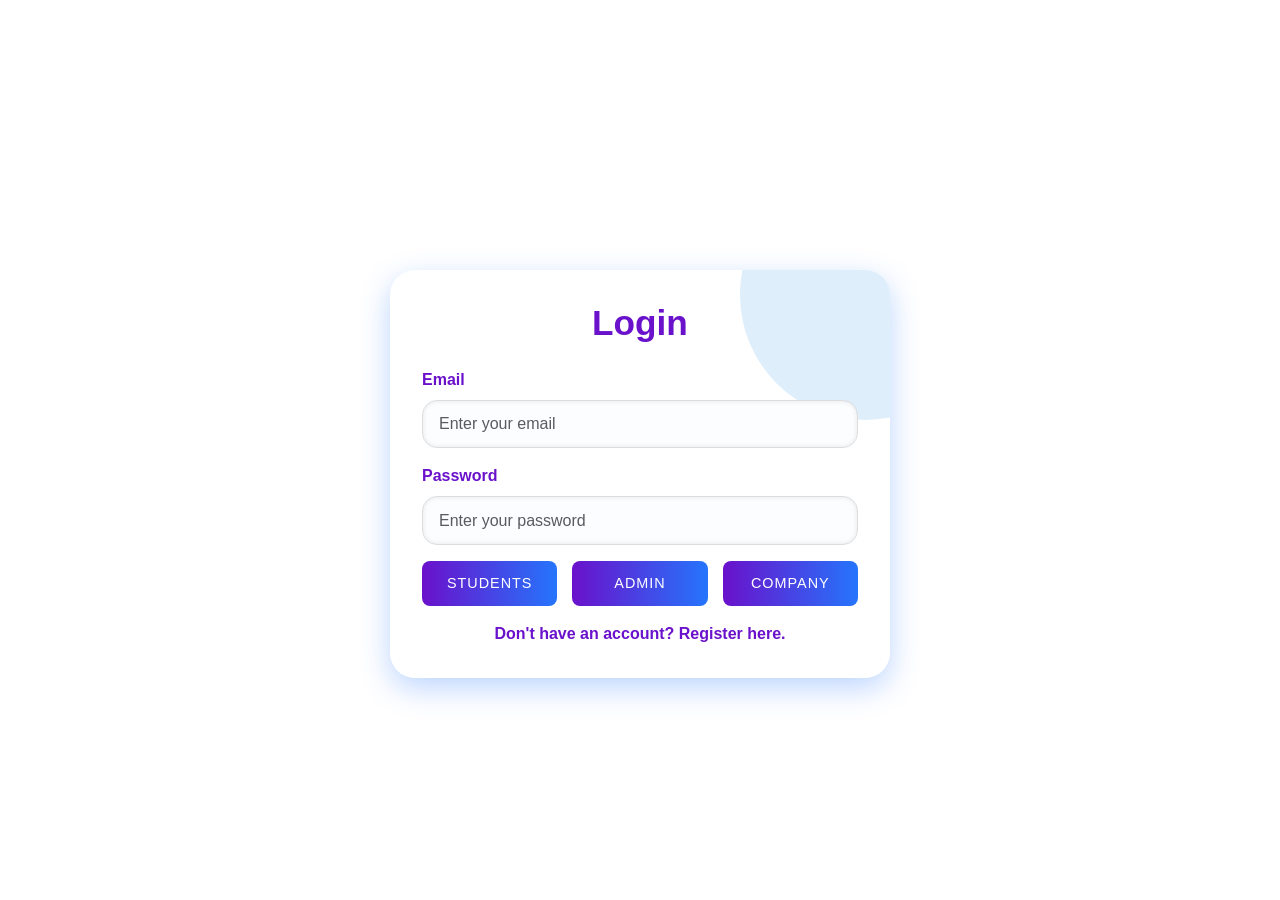
<file: index.html>
<!DOCTYPE html>
<html lang="en">
<head>
    <meta charset="UTF-8">
    <meta name="viewport" content="width=device-width, initial-scale=1.0">
    <link href="https://cdn.jsdelivr.net/npm/bootstrap@5.3.0-alpha1/dist/css/bootstrap.min.css" rel="stylesheet">
    <link rel="stylesheet" href="login.css">
    <title>Login</title>
    <style>
      
        .role-buttons {
    display: flex;
    justify-content: center;
    gap: 15px;
}
        .role-buttons .btn {
            flex: 1;
            font-size: 0.9rem;
            font-weight: 500;
            border-radius: 8px;
        }
        .text-center a {
            color: #007bff;
            text-decoration: none;
        }
        .text-center a:hover {
            text-decoration: underline;
        }
    </style>
</head>
<body>
    <div class="container">
        <div class="login-card mt-5">
            <h2 class="text-center mb-4">Login</h2>
            
            <form method="POST" action="">
                <div class="mb-3">
                    <label for="email" class="form-label">Email</label>
                    <input type="email" class="form-control" id="email" name="email" placeholder="Enter your email" >
                </div>
                <div class="mb-3">
                    <label for="password" class="form-label">Password</label>
                    <input type="password" class="form-control" id="password" name="password" placeholder="Enter your password">
                </div>

                <div class="role-buttons">
                    <a type="submit" href="homepage.html" class="btn btn-primary">Students</a>
                    <a type="submit" href="admin_dashboard.html" class="btn btn-primary">Admin</a>
                    <a type="submit" href="company_dashboard.html" class="btn btn-primary">Company</a>
                </div>
            </form>
            <div class="text-center mt-3">
                <a href="register.html">Don't have an account? Register here.</a>
            </div>
        </div>
    </div>
</body>
</html>
</file>
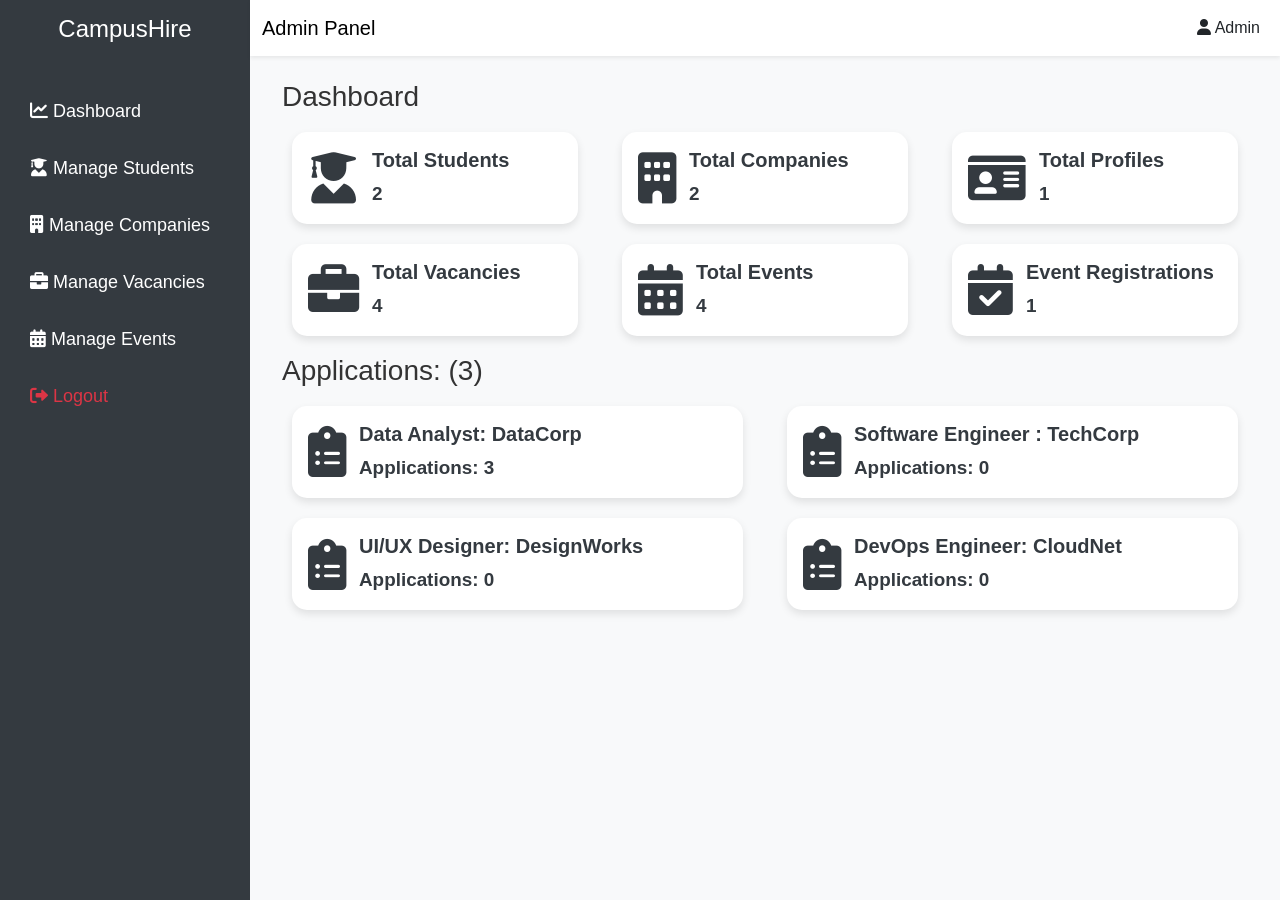
<file: admin_dashboard.html>
<!DOCTYPE html>
<html lang="en">
<head>
    <meta charset="UTF-8">
    <meta name="viewport" content="width=device-width, initial-scale=1.0">
    <title>Admin Dashboard</title>
    <!-- Bootstrap CSS -->
    <link href="https://cdn.jsdelivr.net/npm/bootstrap@5.1.3/dist/css/bootstrap.min.css" rel="stylesheet">
    <link rel="stylesheet" href="https://cdnjs.cloudflare.com/ajax/libs/font-awesome/6.0.0/css/all.min.css">
    <style>
        /* body {
            margin: 0;
            overflow-x: hidden;
            font-family: Arial, sans-serif;
        } */
        body {
    background: #f8f9fa;
    margin: 0;
    font-family: 'Arial', sans-serif;
    color: #333;
}
        .sidebar {
            position: fixed;
            top: 0;
            left: 0;
            width: 250px;
            height: 100%;
            background: #343a40;
            color: white;
            overflow: auto;
            transition: 0.3s;
            z-index: 1000;
            padding-top: 20px;
            padding: 15px;

        }

        .sidebar a {
            display: block;
            padding: 15px;
            color: white;
            text-decoration: none;
            transition: 0.3s;
            font-size: large;
        }
        .sidebar h4 {
            text-align: center;
        }

        .sidebar.hidden {
            left: -250px;
        }
        .navbar {
            margin-left: 250px;
            z-index: 1050;
        }
        .sidebar-toggle {
            cursor: pointer;
            font-size: 1.7rem;
            margin-right: 15px;
            display: none;
        }
        .overlay {
            position: fixed;
            top: 0;
            left: 0;
            width: 100%;
            height: 100%;
            background: rgba(0, 0, 0, 0.5);
            display: none;
            z-index: 999;
        }
        .overlay.active {
            display: block;
        }
        .content {
            margin-top: 60px;
            padding: 20px;
            margin-left: 250px;
            transition: margin-left 0.3s;
        }
        .content.compact {
            margin-left: 0;
        }
        @media (max-width: 768px) {
            
            .sidebar {
                left: -250px;
            }

            .sidebar.active {
                left: 0;
            }

            .content {
                margin-left: 0;
                padding: 0;
                margin-top: 70px;

            }
            .sidebar a {
           
            color: black;
            background-color: white;
            
        }
        .sidebar {
            color: black;
            background-color: white;
            padding-top: 75px;

        }
        .navbar {
            margin-left: 0;
        }
        
        .sidebar-toggle {
                display: inline;
            }
        }
        
.dashboard-container {
    display: flex;
    flex-wrap: wrap;
}

.dashboard-card {
    flex: 1 1 30%;
    margin: 10px;
    border: none;
    border-radius: 15px;
    box-shadow: 0 4px 8px rgba(0, 0, 0, 0.1);
    border: 0px solid black;
}



.dashboard-card .card-body {
    display: flex;
    align-items: center;
    /* gap: 2rem; */
}

h2 {
    color:  #343a40;

}

.card-icon {
    font-size: 3.2rem;
    color:  #343a40;
    margin-right: 13px;
    /* gap: 5rem; */
    display: flex;
}

.card-content {
    flex: 1;
}

.card-title {
    font-size: 1.25rem;
    font-weight: bold;
    color:  #343a40;

}

.card-text {
    font-size: 1.18rem;
    color:  #343a40;
    font-weight: 600;
}

.count {
    text-decoration: none;
}

@media (max-width: 768px) {
    .dashboard-card {
        flex: 1 1 100%;
    }
}
/* 
.content {
    margin-left: 250px;
    padding: 20px;
    width: calc(100% - 250px);
} */

    </style>
</head>

<body>
    <!-- Sidebar -->
    <div class="sidebar" id="sidebar">
        <h4>CampusHire</h4>
        <a href="admin_dashboard.html"><i class="fa-solid fa-chart-line" style="
            padding-top: 34px;"></i> Dashboard</a>
         <a href="student_management.html"><i class="fa-solid fa-user-graduate"></i> Manage Students</a>
        <a href="company_management.html"><i class="fa-solid fa-building"></i> Manage Companies</a>
        <a href="vacancies_management.html"><i class="fa-solid fa-briefcase"></i> Manage Vacancies</a>
        <a href="admin_events.html"><i class="fa-solid fa-calendar-alt"></i> Manage Events</a>
        <a href="index.html" class="text-danger"><i class="fa-solid fa-sign-out-alt"></i> Logout</a>
    </div>

    <!-- Overlay -->
    <div class="overlay" id="overlay"></div>

    <!-- Navbar -->
    <nav class="navbar navbar-expand-lg navbar-light bg-white shadow-sm fixed-top">
        <div class="container-fluid">
            <span class="sidebar-toggle" id="sidebarToggle"><i class="fas fa-bars"></i></span>
            <a class="navbar-brand" href="#">Admin Panel</a>

            <div class="collapse navbar-collapse" id="navbarNav">
                <ul class="navbar-nav ms-auto">
                    <li class="nav-item">
                        <a class="nav-link text-dark" href="#"><i class="fas fa-user"></i> Admin</a>
                    </li>
                </ul>
            </div>
        </div>
    </nav>

    <!-- Content -->
    <div class="content" id="content">
        <div class="container">
            <h3>Dashboard</h3>
            <div class="dashboard-container row">
                <!-- Students Count Card -->
                <div class="col-md-6 col-lg-4 col-sm-12 ">
                    <div class="card dashboard-card">
                        <a class="count" href="student_management.html" style="text-decoration: none;">
                            <div class="card-body">
                                <div class="card-icon">
                                    <i class="fas fa-user-graduate"></i>
                                </div>
                                <div class="card-content">
                                    <h5 class="card-title">Total Students</h5>
                                    <p class="card-text">2</p>
                                </div>
                            </div>
                        </a>
                    </div>
                </div>

                <!-- Companies Count Card -->
                <div class="col-md-6 col-lg-4 col-sm-12 ">
                    <div class="card dashboard-card">
                        <a class="count" href="company_management.html" style="text-decoration: none;">
                            <div class="card-body">
                                <div class="card-icon">
                                    <i class="fas fa-building"></i>
                                </div>
                                <div class="card-content">
                                    <h5 class="card-title">Total Companies</h5>
                                    <p class="card-text">2</p>
                                </div>
                            </div>
                        </a>
                    </div>
                </div>

                <!-- Profiles Count Card -->
                <div class="col-md-6 col-lg-4 col-sm-12 ">
                    <div class="card dashboard-card">
                            <div class="card-body">
                                <div class="card-icon">
                                    <i class="fas fa-id-card"></i>
                                </div>
                                <div class="card-content">
                                    <h5 class="card-title">Total Profiles</h5>
                                    <p class="card-text">1</p>
                                </div>
                            </div>
                    </div>
                </div>

                <!-- Vacancies Count Card -->
                <div class="col-md-6 col-lg-4 col-sm-12 ">
                    <div class="card dashboard-card">
                        <a href="vacancies_management.html" style="text-decoration: none;">
                            <div class="card-body">
                                <div class="card-icon">
                                    <i class="fas fa-briefcase"></i>
                                </div>
                                <div class="card-content">
                                    <h5 class="card-title">Total Vacancies</h5>
                                    <p class="card-text">4</p>
                                </div>
                            </div>
                        </a>
                    </div>
                </div>
                

                <!-- Events Count Card -->
                <div class="col-md-6 col-lg-4 col-sm-12 ">
                    <div class="card dashboard-card">
                        <a href="admin_events.html" style="text-decoration: none;">
                            <div class="card-body">
                                <div class="card-icon">
                                    <i class="fas fa-calendar-alt"></i>
                                </div>
                                <div class="card-content">
                                    <h5 class="card-title">Total Events</h5>
                                    <p class="card-text">4</p>
                                </div>
                            </div>
                        </a>
                    </div>
                </div>


                <!-- Event Registrations Count Card -->
                <div class="col-md-6 col-lg-4 col-sm-12 ">
                    <div class="card dashboard-card">
                        <!-- <a href="admin_event_registration.html" style="text-decoration: none;"> -->
                            <div class="card-body">
                                <div class="card-icon">
                                    <i class="fas fa-calendar-check"></i>
                                </div>
                                <div class="card-content">
                                    <h5 class="card-title">Event Registrations</h5>
                                    <p class="card-text">1</p>
                                </div>
                            </div>
                        <!-- </a> -->
                    </div>
                </div>
            </div>
        </div>
        <div class="container">
            <!-- Individual Vacancy Cards Section -->
            <h3 class="mt-2">Applications: (3)</h3></a>
            <div class="row">
                <div class="col-lg-6 col-md-12 col-sm-12">
                    <a href="view_applications.html" style="
    text-decoration: none;">
                        <div class="card dashboard-card">
                            <div class="card-body d-flex align-items-center">
                                <div class="card-icon">
                                    <i class="fas fa-clipboard-list"></i>
                                </div>
                                <div class="card-content">
                                    <h5 class="card-title">Data Analyst: DataCorp                                    </h5>
                                    
                                    <p class="card-text">
                                        Applications:</strong> 3
                                    </p>
                                </div>
                            </div>
                        </div>
                        </a>
                    </div>
                    <div class="col-lg-6 col-md-12 col-sm-12">
                        <a href="view_applications.html" style="
        text-decoration: none;">
                            <div class="card dashboard-card">
                                <div class="card-body d-flex align-items-center">
                                    <div class="card-icon">
                                        <i class="fas fa-clipboard-list"></i>
                                    </div>
                                    <div class="card-content">
                                        <h5 class="card-title">Software Engineer
                                            : TechCorp                                    </h5>
                                        
                                        <p class="card-text">
                                            Applications:</strong> 0
                                        </p>
                                    </div>
                                </div>
                            </div>
                            </a>
                        </div>
                        <div class="col-lg-6 col-md-12 col-sm-12">
                            <a href="view_applications.html" style="
            text-decoration: none;">
                                <div class="card dashboard-card">
                                    <div class="card-body d-flex align-items-center">
                                        <div class="card-icon">
                                            <i class="fas fa-clipboard-list"></i>
                                        </div>
                                        <div class="card-content">
                                            <h5 class="card-title">UI/UX Designer: DesignWorks
                                            </h5>
                                            
                                            <p class="card-text">
                                                Applications:</strong> 0
                                            </p>
                                        </div>
                                    </div>
                                </div>
                                </a>
                            </div>
                            <div class="col-lg-6 col-md-12 col-sm-12">
                                <a href="view_applications.html" style="
                text-decoration: none;">
                                    <div class="card dashboard-card">
                                        <div class="card-body d-flex align-items-center">
                                            <div class="card-icon">
                                                <i class="fas fa-clipboard-list"></i>
                                            </div>
                                            <div class="card-content">
                                                <h5 class="card-title">DevOps Engineer: CloudNet                                    </h5>
                                                
                                                <p class="card-text">
                                                    Applications:</strong> 0
                                                </p>
                                            </div>
                                        </div>
                                    </div>
                                    </a>
                                </div>
            </div>
        </div>
    </div>

    <!-- JavaScript -->
    <script>
        const sidebar = document.getElementById('sidebar');
        const sidebarToggle = document.getElementById('sidebarToggle');
        const overlay = document.getElementById('overlay');
        const content = document.getElementById('content');

        sidebarToggle.addEventListener('click', () => {
            if (window.innerWidth <= 768) {
                sidebar.classList.toggle('active');
                overlay.classList.toggle('active');
            } else {
                sidebar.classList.toggle('hidden');
                content.classList.toggle('compact');
            }
        });

        overlay.addEventListener('click', () => {
            sidebar.classList.remove('active');
            overlay.classList.remove('active');
        });

        window.addEventListener('resize', () => {
            if (window.innerWidth > 768) {
                sidebar.classList.remove('active');
                overlay.classList.remove('active');
            }
        });
        window.addEventListener('resize', () => {
            if (window.innerWidth > 768) {
                sidebar.classList.remove('active');
                overlay.classList.remove('active');
            }
        });
    </script>

    <!-- Bootstrap JS -->
    <script src="https://cdn.jsdelivr.net/npm/bootstrap@5.1.3/dist/js/bootstrap.bundle.min.js"></script>
</body>

</html>
</file>
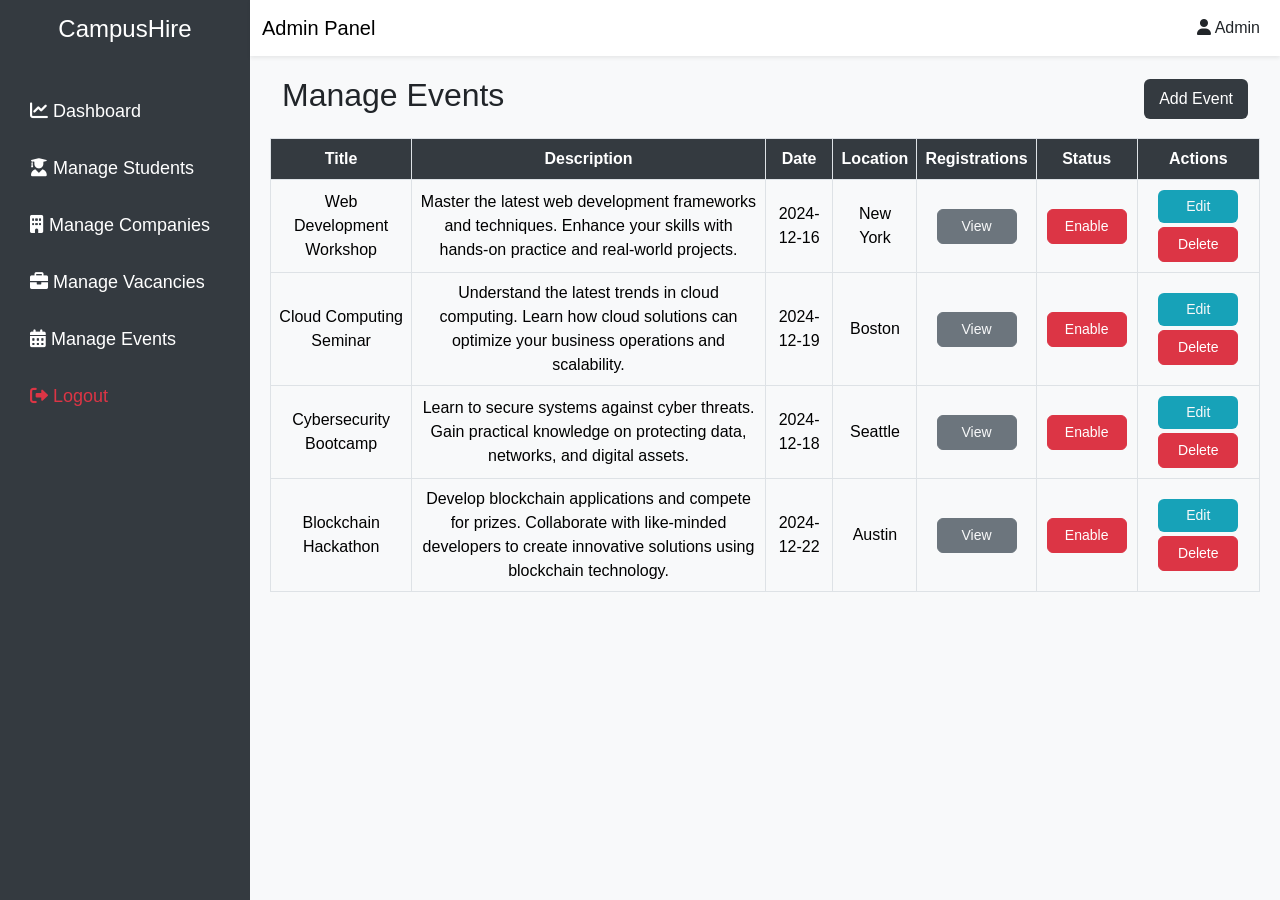
<file: admin_events.html>
<!DOCTYPE html>
<html lang="en">
<head>
    <meta charset="UTF-8">
    <meta name="viewport" content="width=device-width, initial-scale=1.0">
    <title>Admin Dashboard</title>
    <!-- Bootstrap CSS -->
    <link href="https://cdn.jsdelivr.net/npm/bootstrap@5.1.3/dist/css/bootstrap.min.css" rel="stylesheet">
    <link rel="stylesheet" href="https://cdnjs.cloudflare.com/ajax/libs/font-awesome/6.0.0/css/all.min.css">
    <style>
        body {
            margin: 0;
            overflow-x: hidden;
            font-family: Arial, sans-serif;
        }

        .sidebar {
            position: fixed;
            top: 0;
            left: 0;
            width: 250px;
            height: 100%;
            background: #343a40;
            color: white;
            overflow: auto;
            transition: 0.3s;
            z-index: 1000;
            padding-top: 20px;
            padding: 15px;

        }

        .sidebar a {
            display: block;
            padding: 15px;
            color: white;
            text-decoration: none;
            transition: 0.3s;
            font-size: large;
        }
        .sidebar h4 {
            text-align: center;
        }

        .sidebar.hidden {
            left: -250px;
        }
        .navbar {
            margin-left: 250px;
            z-index: 1050;
        }
        .sidebar-toggle {
            cursor: pointer;
            font-size: 1.7rem;
            margin-right: 15px;
            display: none;
        }
        .overlay {
            position: fixed;
            top: 0;
            left: 0;
            width: 100%;
            height: 100%;
            background: rgba(0, 0, 0, 0.5);
            display: none;
            z-index: 999;
        }
        .overlay.active {
            display: block;
        }
        .content {
            padding: 20px;
            margin-left: 250px;
            transition: margin-left 0.3s;
        }
        .content.compact {
            margin-left: 0;
        }
        @media (max-width: 768px) {
            
            .sidebar {
                left: -250px;
            }

            .sidebar.active {
                left: 0;
            }

            .content {
                margin-left: 0;
               

            }
            .sidebar a {
           
            color: black;
            background-color: white;
            
        }
        .sidebar {
            color: black;
            background-color: white;
            padding-top: 75px;

        }
        .navbar {
            margin-left: 0;
        }
        
        .sidebar-toggle {
                display: inline;
            }
        }
       /* Existing styling */

       .table thead th {
            background-color: #343a40;
            color: white;
        }

        .table tbody tr:nth-child(odd) {
            background-color: #f2f2f2;
        }

        body {
            display: flex;
            background-color: #f8f9fa;
        }

        .table-responsive {
            margin-bottom: 20px;
        }

        .table th,
        .table td {
            vertical-align: middle;
            text-align: center;
        }

        .table th {
            background-color: #343a40;
            color: white;
        }

        .table td {
            background-color: #f8f9fa;
        }

        .table .btn {
            width: 80px;
            margin: 2px;
        }

        .table .description {
            max-width: 700px;
            overflow: hidden;
        }

        /* General Button Styles */
        .btn {
            font-size: 14px;
            padding: 6px 12px;
            border-radius: 6px;
            transition: background-color 0.3s ease, transform 0.2s ease;
        }

        /* Primary Action Buttons */
        .btn-dark {
            background-color: #343a40;
            color: #FFFFFF;
            border: none;
            font-size: 1rem;
            padding: 8px 15px;

        }

        .btn-dark:hover {
            background-color: #343a40;
            color: #FFFFFF;
        }

        /* Edit Buttons */
        .btn-info {
            background-color: #17A2B8;
            color: #FFFFFF;
            border: none;
        }

        .btn-info:hover {
            background-color: #117A8B;
            color: #FFFFFF;
        }


        /* View Applications Buttons */
        .btn-purple {
            background-color: #6F42C1;
            color: #FFFFFF;
            border: none;
        }

        .btn-purple:hover {
            background-color: #5A3191;
            color: #FFFFFF;
        }

       
        /* Apply Modal */
        .modal-content {
            border-radius: 15px;
            border: none;
        }

        .modal-body {
            padding: 20px;
        }

        .form-control {
            border: 1px solid #ddd;
            border-radius: 10px;
        }

        .form-control:focus {
            box-shadow: 0 0 5px rgba(0, 123, 255, 0.6);
        }
        .card  {
    flex: 1 1 30%;
    border: none;
    border-radius: 15px;
    box-shadow: 0 4px 8px rgba(0, 0, 0, 0.1);
    border: 0px solid black;    
 }
    </style>
</head>

<body>
    <!-- Sidebar -->
    <div class="sidebar" id="sidebar">
        <h4>CampusHire</h4>
        <a href="admin_dashboard.html"><i class="fa-solid fa-chart-line" style="
            padding-top: 34px;"></i> Dashboard</a>
        <a href="student_management.html"><i class="fa-solid fa-user-graduate"></i> Manage Students</a>
        <a href="company_management.html"><i class="fa-solid fa-building"></i> Manage Companies</a>
        <a href="vacancies_management.html"><i class="fa-solid fa-briefcase"></i> Manage Vacancies</a>
        <a href="admin_events.html"><i class="fa-solid fa-calendar-alt"></i> Manage Events</a>
        <a href="index.html" class="text-danger"><i class="fa-solid fa-sign-out-alt"></i> Logout</a>
    </div>

    <!-- Overlay -->
    <div class="overlay" id="overlay"></div>

    <!-- Navbar -->
    <nav class="navbar navbar-expand-lg navbar-light bg-white shadow-sm fixed-top">
        <div class="container-fluid">
            <span class="sidebar-toggle" id="sidebarToggle"><i class="fas fa-bars"></i></span>
            <a class="navbar-brand" href="#">Admin Panel</a>
            <div class="collapse navbar-collapse" id="navbarNav">
                <ul class="navbar-nav ms-auto">
                    <li class="nav-item">
                        <a class="nav-link text-dark" href="#"><i class="fas fa-user"></i> Admin</a>
                    </li>
                </ul>
            </div>
        </div>
    </nav>

    <!-- Content -->
    <div class="content" id="content">
       
        <div class="container mt-5 pt-2">
            <div class="row mb-3 align-items-center">
                <div class="col-6">
                    <h2 class="h2">Manage Events</h2> <!-- Adjusted heading size for better fit -->
                </div>
                <div class="col-6 text-end">
                    <a href="add_event.html" class="btn btn-dark btn-sm">Add Event</a> <!-- Used `btn-sm` for smaller button on mobile -->
                </div>
            </div>
        </div>
        
        
            <!-- Cards for Mobile View -->
            <div class="row d-md-none">
                <div class="col-12 mb-3">
                    <div class="card">
                        <div class="card-body">
                            <h5 class="card-title">Web Development Workshop</h5>
                            <p class="card-text"><strong>Description:</strong> Master the latest web development frameworks and techniques. Enhance your skills with hands-on practice and real-world projects.</p>
                            <p class="card-text"><strong>Date:</strong> 2024-12-16</p>
                            <p class="card-text"><strong>Location:</strong> New York</p>
                            <div class="d-flex justify-content-between">
                                <button class="btn btn-secondary btn-sm" data-bs-toggle="modal" data-bs-target="#registrationsModal" data-event-title="Web Development Workshop">View</button>
                                <button class="btn btn-danger btn-sm toggle-status" data-status="enabled">Enable</button>
                                <div>
                                    <a href="edit_event.html" class="btn btn-info btn-sm text-light">Edit</a>
                                    <a href="delete_event.html" class="btn btn-danger btn-sm" onclick="return confirm('Are you sure you want to delete this event?');">Delete</a>
                                </div>
                            </div>
                        </div>
                    </div>
                </div>
        
                <!-- Repeat similar cards for other events -->
                <div class="col-12 mb-3">
                    <div class="card">
                        <div class="card-body">
                            <h5 class="card-title">Cloud Computing Seminar</h5>
                            <p class="card-text"><strong>Description:</strong> Understand the latest trends in cloud computing. Learn how cloud solutions can optimize your business operations and scalability.</p>
                            <p class="card-text"><strong>Date:</strong> 2024-12-19</p>
                            <p class="card-text"><strong>Location:</strong> Boston</p>
                            <div class="d-flex justify-content-between">
                                <button class="btn btn-secondary btn-sm" data-bs-toggle="modal" data-bs-target="#registrationsModal" data-event-title="Cloud Computing Seminar">View</button>
                                <button class="btn btn-success btn-sm toggle-status" data-status="enabled">Disable</button>
                                <div>
                                    <a href="edit_event.html" class="btn btn-info btn-sm text-light">Edit</a>
                                    <a href="delete_event.html" class="btn btn-danger btn-sm" onclick="return confirm('Are you sure you want to delete this event?');">Delete</a>
                                </div>
                            </div>
                        </div>
                    </div>
                </div>
                <div class="col-12 mb-3">
                    <div class="card">
                        <div class="card-body">
                            <h5 class="card-title">Cybersecurity Bootcamp</h5>
                            <p class="card-text"><strong>Description:</strong> Learn to secure systems against cyber threats. Gain practical knowledge on protecting data, networks, and digital assets.</p>
                            <p class="card-text"><strong>Date:</strong> 2024-12-18	</p>
                            <p class="card-text"><strong>Location:</strong> Seattle</p>
                            <div class="d-flex justify-content-between">
                                <button class="btn btn-secondary btn-sm" data-bs-toggle="modal" data-bs-target="#registrationsModal" data-event-title="Cloud Computing Seminar">View</button>
                                <button class="btn btn-success btn-sm toggle-status" data-status="enabled">Disable</button>
                                <div>
                                    <a href="edit_event.html" class="btn btn-info btn-sm text-light">Edit</a>
                                    <a href="delete_event.html" class="btn btn-danger btn-sm" onclick="return confirm('Are you sure you want to delete this event?');">Delete</a>
                                </div>
                            </div>
                        </div>
                    </div>
                </div>
                <div class="col-12 mb-3">
                    <div class="card">
                        <div class="card-body">
                            <h5 class="card-title">Blockchain Hackathon</h5>
                            <p class="card-text"><strong>Description:</strong> Develop blockchain applications and compete for prizes. Collaborate with like-minded developers to create innovative solutions using blockchain technology.</p>
                            <p class="card-text"><strong>Date:</strong> 2024-12-22	</p>
                            <p class="card-text"><strong>Location:</strong> Austin</p>
                            <div class="d-flex justify-content-between">
                                <button class="btn btn-secondary btn-sm" data-bs-toggle="modal" data-bs-target="#registrationsModal" data-event-title="Cloud Computing Seminar">View</button>
                                <button class="btn btn-success btn-sm toggle-status" data-status="enabled">Enable</button>
                                <div>
                                    <a href="edit_event.html" class="btn btn-info btn-sm text-light">Edit</a>
                                    <a href="delete_event.html" class="btn btn-danger btn-sm" onclick="return confirm('Are you sure you want to delete this event?');">Delete</a>
                                </div>
                            </div>
                        </div>
                    </div>
                </div>
            </div>
        
            <!-- Original Table for Desktop View -->
            <div class="d-none d-md-block">
                <table class="table table-bordered">
                    <thead>
                        <tr>
                            <th>Title</th>
                            <th>Description</th>
                            <th>Date</th>
                            <th>Location</th>
                            <th>Registrations</th>
                            <th>Status</th>
                            <th>Actions</th>
                        </tr>
                    </thead>
                    <tbody>
               
                        <tr>
                            <td>Web Development Workshop         </td>
                            <td>Master the latest web development frameworks and techniques. Enhance your skills with hands-on practice and real-world projects.

                                </td>
                            <td>2024-12-16
                            </td>
                            <td>New York
                            </td>
                            <td>
                                <button class="btn btn-secondary text-light" 
                                        data-bs-toggle="modal" 
                                        data-bs-target="#registrationsModal" 
                                        data-event-title="<?= htmlspecialchars($event['title']); ?>">
                                    View 
                                </button>
                            </td>
                            <td><button class="btn btn-danger toggle-status" data-status="enabled">Enable</button></td>
                            <td>
                                <a href="edit_event.html" class="btn btn-info text-light btn-sm">Edit</a>
                                <a href="delete_event.html" class="btn btn-danger btn-sm" onclick="return confirm('Are you sure you want to delete this event?');">Delete</a>
                            </td>
                        </tr>   
                        
                        <tr>
                            <td>Cloud Computing Seminar                            </td>
                            <td>Understand the latest trends in cloud computing. Learn how cloud solutions can optimize your business operations and scalability.
                                </td>
                            <td>2024-12-19

                            </td>
                            <td>Boston
                            </td>
                            <td>
                                <button class="btn btn-secondary text-light" 
                                        data-bs-toggle="modal" 
                                        data-bs-target="#registrationsModal" 
                                        data-event-title="<?= htmlspecialchars($event['title']); ?>">
                                    View 
                                </button>
                            </td>
                            <td><button class="btn btn-danger toggle-status" data-status="enabled">Enable</button></td>
                            <td>
                                <a href="edit_event.html" class="btn btn-info text-light btn-sm">Edit</a>
                                <a href="delete_event.html" class="btn btn-danger btn-sm" onclick="return confirm('Are you sure you want to delete this event?');">Delete</a>
                            </td>
                        </tr>   
                        <tr>
                            <td>Cybersecurity Bootcamp
                            </td>
                            <td>Learn to secure systems against cyber threats. Gain practical knowledge on protecting data, networks, and digital assets.



                                </td>
                            <td>2024-12-18

                            </td>
                            <td>Seattle
                            </td>
                            <td>
                                <button class="btn btn-secondary text-light" 
                                        data-bs-toggle="modal" 
                                        data-bs-target="#registrationsModal" 
                                        data-event-title="<?= htmlspecialchars($event['title']); ?>">
                                    View 
                                </button>
                            </td>

                                
                                <td><button class="btn btn-danger toggle-status" data-status="enabled">Enable</button></td>

                            </td>
                            <td>
                                <a href="edit_event.html" class="btn btn-info text-light btn-sm">Edit</a>
                                <a href="delete_event.html" class="btn btn-danger btn-sm" onclick="return confirm('Are you sure you want to delete this event?');">Delete</a>
                            </td>
                        </tr>        
                        <tr>
                            <td>Blockchain Hackathon
                            </td>
                            <td>Develop blockchain applications and compete for prizes. Collaborate with like-minded developers to create innovative solutions using blockchain technology.





                                </td>
                            <td>2024-12-22
                            </td>
                            <td>Austin
                            </td>
                            <td>
                                <button class="btn btn-secondary text-light" 
                                        data-bs-toggle="modal" 
                                        data-bs-target="#registrationsModal" 
                                        data-event-title="<?= htmlspecialchars($event['title']); ?>">
                                    View 
                                </button>
                            </td>

                                
                                <td><button class="btn btn-danger toggle-status" data-status="enabled">Enable</button></td>

                            </td>
                            <td>
                                <a href="edit_event.html" class="btn btn-info text-light btn-sm">Edit</a>
                                <a href="delete_event.html" class="btn btn-danger btn-sm" onclick="return confirm('Are you sure you want to delete this event?');">Delete</a>
                            </td>
                        </tr>               
            </tbody>
                </table>
            </div>
        </div>
        

    <!-- Registrations Modal -->
    <div class="modal fade" id="registrationsModal" tabindex="-1" aria-labelledby="registrationsModalLabel" aria-hidden="true">
        <div class="modal-dialog modal-lg">
            <div class="modal-content">
                <div class="modal-header">
                    <h5 class="modal-title">Event Registrations</h5>
                    <button type="button" class="btn-close" data-bs-dismiss="modal" aria-label="Close"></button>
                </div>
                <div class="modal-body">
                    <table class="table table-striped">
                        <thead>
                            <tr>
                                <th>Name</th>
                                <th>Email</th>
                                <th>Mobile</th>
                            </tr>
                        </thead>
                        <tbody>
                            <tr>
                                <td>meet</td>
                                <td>meet@gmail.com</td>
                                <td>1235666355</td>
                            </tr>
                        </tbody>
                    </table>
                </div>
            </div>
        </div>
    </div>
    <script>
  
   
       
        const sidebar = document.getElementById('sidebar');
        const sidebarToggle = document.getElementById('sidebarToggle');
        const overlay = document.getElementById('overlay');
        const content = document.getElementById('content');

        sidebarToggle.addEventListener('click', () => {
            if (window.innerWidth <= 768) {
                sidebar.classList.toggle('active');
                overlay.classList.toggle('active');
            } else {
                sidebar.classList.toggle('hidden');
                content.classList.toggle('compact');
            }
        });

        overlay.addEventListener('click', () => {
            sidebar.classList.remove('active');
            overlay.classList.remove('active');
        });

        window.addEventListener('resize', () => {
            if (window.innerWidth > 768) {
                sidebar.classList.remove('active');
                overlay.classList.remove('active');
            }
        });
        window.addEventListener('resize', () => {
            if (window.innerWidth > 768) {
                sidebar.classList.remove('active');
                overlay.classList.remove('active');
            }
        });
    </script>
    <script>
        // Toggle Enable/Disable Event Status
  $('.toggle-status').on('click', function() {
            const button = $(this); // Get the clicked button
            const currentStatus = button.data('status'); // Get the current status (enabled or disabled)
            
            // Toggle the button's status and appearance
            if (currentStatus === 'enabled') {
                button.removeClass('btn-danger').addClass('btn-success');
                button.text('Disable');
                button.data('status', 'disabled'); // Change the status to 'disabled'
            } else {
                button.removeClass('btn-success').addClass('btn-danger');
                button.text('Enable');
                button.data('status', 'enabled'); // Change the status to 'enabled'
            }
        });
    </script>
    <!-- Bootstrap JS -->
    <script src="https://cdn.jsdelivr.net/npm/bootstrap@5.1.3/dist/js/bootstrap.bundle.min.js"></script>
</body>

</html>
</file>
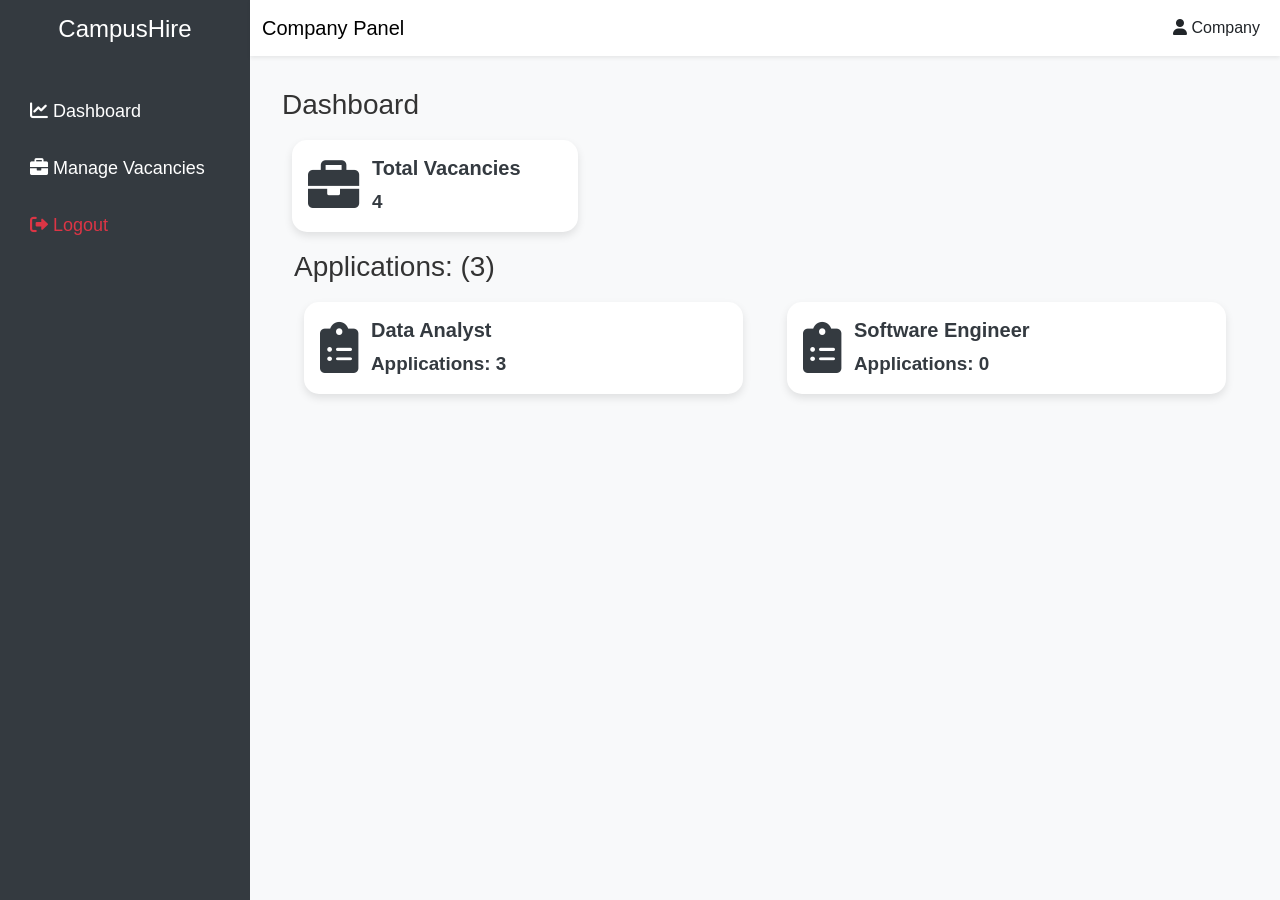
<file: company_dashboard.html>
<!DOCTYPE html>
<html lang="en">
<head>
    <meta charset="UTF-8">
    <meta name="viewport" content="width=device-width, initial-scale=1.0">
    <title>Admin Dashboard</title>
    <!-- Bootstrap CSS -->
    <link href="https://cdn.jsdelivr.net/npm/bootstrap@5.1.3/dist/css/bootstrap.min.css" rel="stylesheet">
    <link rel="stylesheet" href="https://cdnjs.cloudflare.com/ajax/libs/font-awesome/6.0.0/css/all.min.css">
    <style>
        /* body {
            margin: 0;
            overflow-x: hidden;
            font-family: Arial, sans-serif;
        } */
        body {
    background: #f8f9fa;
    margin: 0;
    font-family: 'Arial', sans-serif;
    color: #333;
}
        .sidebar {
            position: fixed;
            top: 0;
            left: 0;
            width: 250px;
            height: 100%;
            background: #343a40;
            color: white;
            overflow: auto;
            transition: 0.3s;
            z-index: 1000;
            padding-top: 20px;
            padding: 15px;

        }

        .sidebar a {
            display: block;
            padding: 15px;
            color: white;
            text-decoration: none;
            transition: 0.3s;
            font-size: large;
        }
        .sidebar h4 {
            text-align: center;
        }

        .sidebar.hidden {
            left: -250px;
        }
        .navbar {
            margin-left: 250px;
            z-index: 1050;
        }
        .sidebar-toggle {
            cursor: pointer;
            font-size: 1.7rem;
            margin-right: 15px;
            display: none;
        }
        .overlay {
            position: fixed;
            top: 0;
            left: 0;
            width: 100%;
            height: 100%;
            background: rgba(0, 0, 0, 0.5);
            display: none;
            z-index: 999;
        }
        .overlay.active {
            display: block;
        }
        .content {
            margin-top: 60px;
            padding: 20px;
            margin-left: 250px;
            transition: margin-left 0.3s;
        }
        .content.compact {
            margin-left: 0;
        }
        @media (max-width: 768px) {
            
            .sidebar {
                left: -250px;
            }

            .sidebar.active {
                left: 0;
            }

            .content {
                margin-left: 0;
                padding: 0;
                margin-top: 70px;

            }
            .sidebar a {
           
            color: black;
            background-color: white;
            
        }
        .sidebar {
            color: black;
            background-color: white;
            padding-top: 75px;

        }
        .navbar {
            margin-left: 0;
        }
        
        .sidebar-toggle {
                display: inline;
            }
        }
        
.dashboard-container {
    display: flex;
    flex-wrap: wrap;
}

.dashboard-card {
    flex: 1 1 30%;
    margin: 10px;
    border: none;
    border-radius: 15px;
    box-shadow: 0 4px 8px rgba(0, 0, 0, 0.1);
    border: 0px solid black;
}



.dashboard-card .card-body {
    display: flex;
    align-items: center;
    /* gap: 2rem; */
}

h2 {
    color:  #343a40;

}

.card-icon {
    font-size: 3.2rem;
    color:  #343a40;
    margin-right: 13px;
    /* gap: 5rem; */
    display: flex;
}

.card-content {
    flex: 1;
}

.card-title {
    font-size: 1.25rem;
    font-weight: bold;
    color:  #343a40;

}

.card-text {
    font-size: 1.18rem;
    color:  #343a40;
    font-weight: 600;
}

.count {
    text-decoration: none;
}

@media (max-width: 768px) {
    .dashboard-card {
        flex: 1 1 100%;
    }
}
/* 
.content {
    margin-left: 250px;
    padding: 20px;
    width: calc(100% - 250px);
} */
        /* Apply Modal */
        .modal-content {
            border-radius: 15px;
            border: none;
        }

        .modal-body {
            padding: 20px;
        }

        .form-control {
            border: 1px solid #ddd;
            border-radius: 10px;
        }

        .form-control:focus {
            box-shadow: 0 0 5px rgba(0, 123, 255, 0.6);
        }
    </style>
</head>

<body>
    <!-- Sidebar -->
    <div class="sidebar" id="sidebar">
        <h4>CampusHire</h4>
        <a href="company_dashboard.html"><i class="fa-solid fa-chart-line" style="
            padding-top: 34px;"></i> Dashboard</a>
        <a href="company_vacancies_management.html"><i class="fa-solid fa-briefcase"></i> Manage Vacancies</a>
        <a href="index.html" class="text-danger"><i class="fa-solid fa-sign-out-alt"></i> Logout</a>
    </div>

    <!-- Overlay -->
    <div class="overlay" id="overlay"></div>

    <!-- Navbar -->
    <nav class="navbar navbar-expand-lg navbar-light bg-white shadow-sm fixed-top">
        <div class="container-fluid">
            <span class="sidebar-toggle" id="sidebarToggle"><i class="fas fa-bars"></i></span>
            <a class="navbar-brand" href="#">Company Panel</a>

            <div class="collapse navbar-collapse" id="navbarNav">
                <ul class="navbar-nav ms-auto">
                    <li class="nav-item">
                        <a class="nav-link text-dark" href="#" data-bs-toggle="modal" data-bs-target="#editCompanyModal">
                            <i class="fas fa-user"></i>
                            Company
                        </a>
                    </li>
                </ul>
            </div>
        </div>
    </nav>
    <div class="modal fade" id="editCompanyModal" tabindex="-1" aria-labelledby="editCompanyModalLabel" aria-hidden="true">
        <div class="modal-dialog">
            <div class="modal-content">
                <div class="modal-header">
                    <h5 class="modal-title" id="editCompanyModalLabel">Edit Company Data</h5>
                    <button type="button" class="btn-close" data-bs-dismiss="modal" aria-label="Close"></button>
                </div>
                <form id="editCompanyForm" enctype="multipart/form-data">
                    <div class="modal-body">
                        <!-- Display current logo -->
                        <div class="mb-3">
                            <label for="currentLogo" class="form-label">Current Logo</label><br>
                            <img id="currentLogo" src="company.jpg" alt="Company Logo" class="img-fluid" width="70">
                        </div>
                        <!-- Logo Upload Field -->
                        <div class="mb-3">
                            <label for="newLogo" class="form-label">Change Logo</label>
                            <input type="file" class="form-control" id="newLogo" name="company_logo">
                        </div>
                        <div class="row">
                            <div class="col-md-6">
                            <div class="mb-3">
                            <label for="companyName" class="form-label">Company Name</label>
                            <input type="text" class="form-control" id="companyName" name="company_name" value="TechCorp" required>
                        </div>
                            </div>
                            <div class="col-md-6">
                            <div class="mb-3">
                            <label for="contactPerson" class="form-label">Contact Person</label>
                            <input type="text" class="form-control" id="contactPerson" name="contact_person" value="942558665" required>
                        </div>
                            </div>
                        </div>
                       
                        <div class="mb-3">
                            <label for="companyAddress" class="form-label">Company Address</label>
                            <input class="form-control" id="companyAddress" name="company_address" value="123 Business St.
                            " required>
                        </div>
                        <div class="mb-3">
                            <label for="companyWebsite" class="form-label">Company Website</label>
                            <input type="url" class="form-control" id="companyWebsite" name="company_website" value="www.company.com" required>
                        </div>
                       
                        
                    </div>
                    <div class="modal-footer">
                        <button type="button" class="btn btn-secondary" data-bs-dismiss="modal">Close</button>
                        <button type="submit" class="btn btn-primary">Save Changes</button>
                    </div>
                </form>
            </div>
        </div>
    </div>
    
    <script>
        // Fetch company data when the modal is opened
        document.querySelector('[data-bs-target="#editCompanyModal"]').addEventListener('click', () => {
            fetch('fetch_company_data.php')
                .then(response => response.json())
                .then(data => {
                    // Populate form fields with the company data
                    document.getElementById('companyName').value = data.company_name;
                    document.getElementById('companyAddress').value = data.company_address;
                    document.getElementById('companyWebsite').value = data.company_website;
                    document.getElementById('contactPerson').value = data.contact_person;
    
                    // Show the current logo
                    const logoPath = data.company_logo;
                    const logoUrl = logoPath ? logoPath : 'default_logo.png'; // Handle missing logo with a default
                    document.getElementById('currentLogo').src = logoUrl;
                })
                .catch(error => console.error('Error fetching company data:', error));
        });
    
        // Submit the form to update company data
        document.getElementById('editCompanyForm').addEventListener('submit', function(e) {
            e.preventDefault();
    
            const formData = new FormData(this);
    
            fetch('update_company_data.php', {
                    method: 'POST',
                    body: formData,
                })
                .then(response => response.json())
                .then(data => {
                    if (data.success) {
                        alert('Company data updated successfully!');
                        location.reload();
                    } else {
                        alert('Error updating company data: ' + data.error);
                    }
                })
                .catch(error => console.error('Error:', error));
        });
    </script>
    
        <script src="https://cdn.jsdelivr.net/npm/@popperjs/core@2.11.8/dist/umd/popper.min.js"></script>
        <script src="https://cdn.jsdelivr.net/npm/bootstrap@5.3.0-alpha3/dist/js/bootstrap.min.js"></script>
    
    <!-- Content -->
    <div class="content" id="content">
        <div class="container">
            <h3 class="mt-2">Dashboard</h3>
            <div class="dashboard-container row">



                <!-- Vacancies Count Card -->
                <div class="col-md-6 col-lg-4 col-sm-12 ">
                    <div class="card dashboard-card">
                        <a href="vacancies_management.html" style="text-decoration: none;">
                            <div class="card-body">
                                <div class="card-icon">
                                    <i class="fas fa-briefcase"></i>
                                </div>
                                <div class="card-content">
                                    <h5 class="card-title">Total Vacancies</h5>
                                    <p class="card-text">4</p>
                                </div>
                            </div>
                        </a>
                    </div>
                </div>
                

              

            
        </div>
        <div class="container">
            <!-- Individual Vacancy Cards Section -->
            <h3 class="mt-2">Applications: (3)</h3></a>
            <div class="row">
                    <div class="col-md-6">
                    <a href="company_view_applications.html" style="
    text-decoration: none;">
                        <div class="card dashboard-card">
                            <div class="card-body d-flex align-items-center">
                                <div class="card-icon">
                                    <i class="fas fa-clipboard-list"></i>
                                </div>
                                <div class="card-content">
                                    <h5 class="card-title">Data Analyst </h5>
                                    
                                    <p class="card-text">
                                        Applications:</strong> 3
                                    </p>
                                </div>
                            </div>
                        </div>
                        </a>
                    </div>
                    <div class="col-md-6">
                        <a href="company_view_applications.html" style="
        text-decoration: none;">
                            <div class="card dashboard-card">
                                <div class="card-body d-flex align-items-center">
                                    <div class="card-icon">
                                        <i class="fas fa-clipboard-list"></i>
                                    </div>
                                    <div class="card-content">
                                        <h5 class="card-title">Software Engineer
                                                                                </h5>
                                        
                                        <p class="card-text">
                                            Applications:</strong> 0
                                        </p>
                                    </div>
                                </div>
                            </div>
                            </a>
                        </div>
            </div>
        </div>
    </div>

    <!-- JavaScript -->
    <script>
        const sidebar = document.getElementById('sidebar');
        const sidebarToggle = document.getElementById('sidebarToggle');
        const overlay = document.getElementById('overlay');
        const content = document.getElementById('content');

        sidebarToggle.addEventListener('click', () => {
            if (window.innerWidth <= 768) {
                sidebar.classList.toggle('active');
                overlay.classList.toggle('active');
            } else {
                sidebar.classList.toggle('hidden');
                content.classList.toggle('compact');
            }
        });

        overlay.addEventListener('click', () => {
            sidebar.classList.remove('active');
            overlay.classList.remove('active');
        });

        window.addEventListener('resize', () => {
            if (window.innerWidth > 768) {
                sidebar.classList.remove('active');
                overlay.classList.remove('active');
            }
        });
        window.addEventListener('resize', () => {
            if (window.innerWidth > 768) {
                sidebar.classList.remove('active');
                overlay.classList.remove('active');
            }
        });
    </script>

    <!-- Bootstrap JS -->
    <script src="https://cdn.jsdelivr.net/npm/bootstrap@5.1.3/dist/js/bootstrap.bundle.min.js"></script>
</body>

</html>
</file>
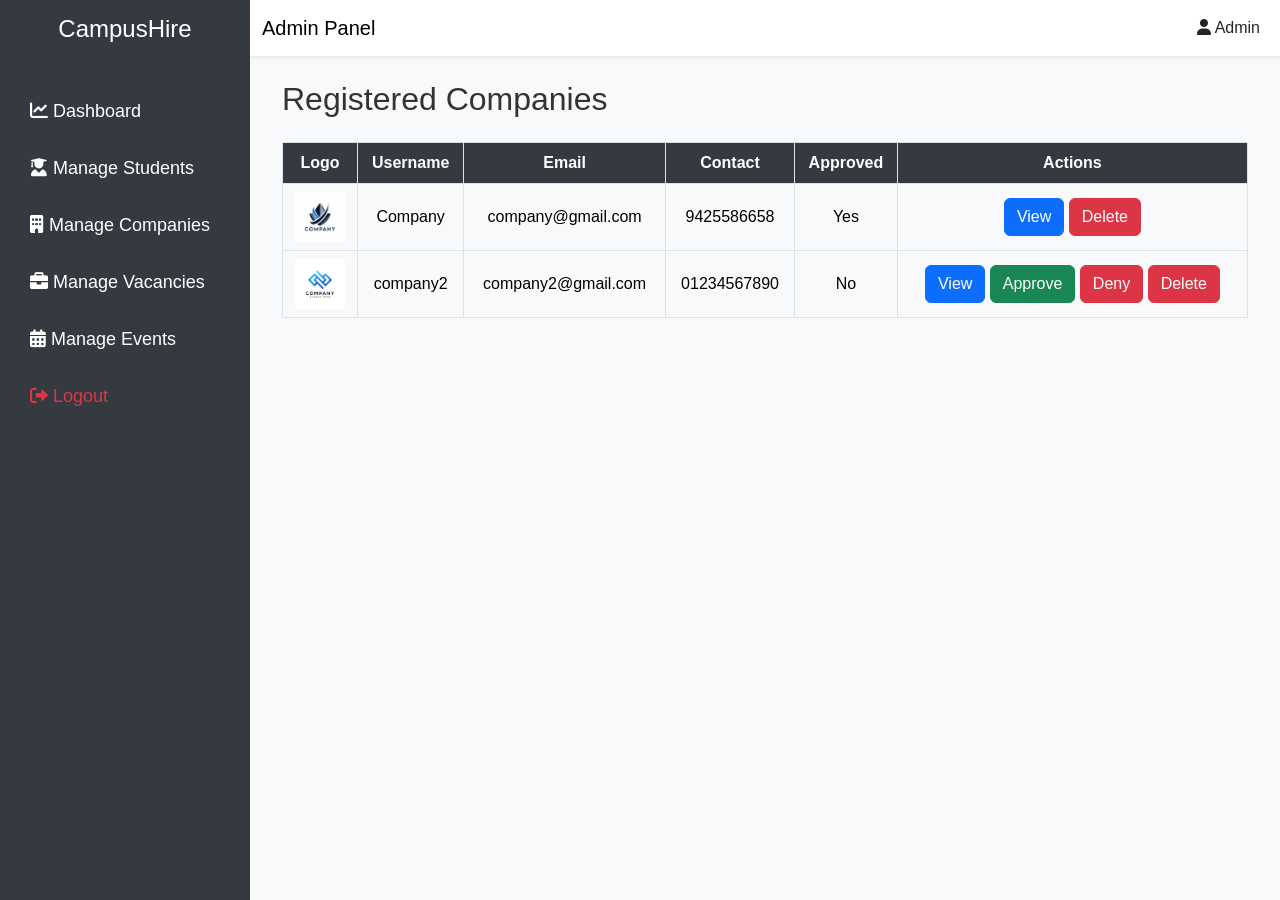
<file: company_management.html>
<!DOCTYPE html>
<html lang="en">
<head>
    <meta charset="UTF-8">
    <meta name="viewport" content="width=device-width, initial-scale=1.0">
    <title>Admin Dashboard</title>
    <!-- Bootstrap CSS -->
    <link href="https://cdn.jsdelivr.net/npm/bootstrap@5.1.3/dist/css/bootstrap.min.css" rel="stylesheet">
    <link rel="stylesheet" href="https://cdnjs.cloudflare.com/ajax/libs/font-awesome/6.0.0/css/all.min.css">
    <style>
          body {
    background: #f8f9fa;
    margin: 0;
    font-family: 'Arial', sans-serif;
    color: #333;
}
         /* Apply Modal */
         .modal-content {
            border-radius: 15px;
            border: none;
        }

        .modal-body {
            padding: 20px;
        }

        .form-control {
            border: 1px solid #ddd;
            border-radius: 10px;
        }
       
      
        .table th {
            background-color: #343a40;
            color: white;
        }

        .table td {
            background-color: #f8f9fa;
        }
        .table th,
        .table td {
            vertical-align: middle;
            text-align: center;
        }
        .sidebar {
            position: fixed;
            top: 0;
            left: 0;
            width: 250px;
            height: 100%;
            background: #343a40;
            color: white;
            overflow: auto;
            transition: 0.3s;
            z-index: 1000;
            padding-top: 20px;
            padding: 15px;

        }

        .sidebar a {
            display: block;
            padding: 15px;
            color: white;
            text-decoration: none;
            transition: 0.3s;
            font-size: large;
        }
        .sidebar h4 {
            text-align: center;
        }

        .sidebar.hidden {
            left: -250px;
        }
        .navbar {
            margin-left: 250px;
            z-index: 1050;
        }
        .sidebar-toggle {
            cursor: pointer;
            font-size: 1.7rem;
            margin-right: 15px;
            display: none;
        }
        .overlay {
            position: fixed;
            top: 0;
            left: 0;
            width: 100%;
            height: 100%;
            background: rgba(0, 0, 0, 0.5);
            display: none;
            z-index: 999;
        }
        .overlay.active {
            display: block;
        }
        .content {
            padding: 20px;
            margin-left: 250px;
            transition: margin-left 0.3s;
        }
        .content.compact {
            margin-left: 0;
        }
        @media (max-width: 768px) {
            
            .sidebar {
                left: -250px;
            }

            .sidebar.active {
                left: 0;
            }

            .content {
                margin-left: 0;
               

            }
            .sidebar a {
           
            color: black;
            background-color: white;
            
        }
        .sidebar {
            color: black;
            background-color: white;
            padding-top: 75px;

        }
        .navbar {
            margin-left: 0;
        }
        
        .sidebar-toggle {
                display: inline;
            }
        }
        .card-text{
    gap: 7px;
    display: grid
;
}
.card  {
    flex: 1 1 30%;
    border: none;
    border-radius: 15px;
    box-shadow: 0 4px 8px rgba(0, 0, 0, 0.1);
    border: 0px solid black;    
 }
</style>   
</head>

<body>
  
   <!-- Sidebar -->
   <div class="sidebar" id="sidebar">
    <h4>CampusHire</h4>
    <a href="admin_dashboard.html"><i class="fa-solid fa-chart-line" style="
        padding-top: 34px;"></i> Dashboard</a>
    <a href="student_management.html"><i class="fa-solid fa-user-graduate"></i> Manage Students</a>
    <a href="company_management.html"><i class="fa-solid fa-building"></i> Manage Companies</a>
    <a href="vacancies_management.html"><i class="fa-solid fa-briefcase"></i> Manage Vacancies</a>
    <a href="admin_events.html"><i class="fa-solid fa-calendar-alt"></i> Manage Events</a>
    <a href="index.html" class="text-danger"><i class="fa-solid fa-sign-out-alt"></i> Logout</a>
</div>

<!-- Overlay -->
<div class="overlay" id="overlay"></div>

<!-- Navbar -->
<nav class="navbar navbar-expand-lg navbar-light bg-white shadow-sm fixed-top">
    <div class="container-fluid">
        <span class="sidebar-toggle" id="sidebarToggle"><i class="fas fa-bars"></i></span>
        <a class="navbar-brand" href="#">Admin Panel</a>
        <div class="collapse navbar-collapse" id="navbarNav">
            <ul class="navbar-nav ms-auto">
                <li class="nav-item">
                    <a class="nav-link text-dark" href="#"><i class="fas fa-user"></i> Admin</a>
                </li>
            </ul>
        </div>
    </div>
</nav>

<!-- Content -->
<div class="content" id="content">
   
    <div class="container mt-5 pt-2">
        <div class="col-md-12 mt-1">
            <div class="d-flex justify-content-between align-items-center mb-3">
                <h2 class="">Registered Companies</h2>
            </div>
            <div class="d-md-none">
                <div id="vacancy-card-container">
                 
<div class="d-block d-md-none">
<div class="row">
 
<!-- Mobile View (Cards) -->
<div class="d-block d-md-none">
    <div class="row">
        <!-- Card for Each Company -->
        <div class="col-12 mb-3">
            <div class="card">
                <div class="card-body">
                    <div class="d-flex align-items-center mb-3">
                        <img src="company.jpg" alt="Company Logo" style="max-width: 100px; max-height: 50px;" class="me-3">
                        <h5 class="card-title mb-0">Company</h5>
                    </div>
                    <p class="card-text">
                        <strong>Email:</strong> company@gmail.com<br>
                        <strong>Contact:</strong> 9425586658<br>
                        <strong>Approved:</strong> Yes
                    </p>
                    <div class="d-flex justify-content-between">
                        <button class="btn btn-primary" onclick='viewCompany({
                            "username": "Company",
                            "email": "company@gmail.com",
                            "contact": "9425586658",
                            "company_name": "TechCorp",
                            "company_address": "123 Business St.",
                            "company_website": "www.company.com",
                            "contact_person": "John Doe"
                        })'>View</button>
                        <a href="#" class="btn btn-danger">Delete</a>
                    </div>
                </div>
            </div>
        </div>

        <div class="col-12 mb-3">
            <div class="card">
                <div class="card-body">
                    <div class="d-flex align-items-center mb-3">
                        <img src="company1.png" alt="Company Logo" style="max-width: 100px; max-height: 50px;" class="me-3">
                        <h5 class="card-title mb-0">Company2</h5>
                    </div>
                    <p class="card-text">
                        <strong>Email:</strong> company2@gmail.com<br>
                        <strong>Contact:</strong> 01234567890<br>
                        <strong>Approved:</strong> No
                    </p>
                    <div class="d-flex justify-content-between">
                        <button class="btn btn-primary" onclick='viewCompany({
                            "username": "company2",
                            "email": "company2@gmail.com",
                            "contact": "01234567890",
                            "company_name": "Tabnine",
                            "company_address": "Sector 12B",
                            "company_website": "https://meetladola.vercel.app/",
                            "contact_person": "Meet Ladola"
                        })'>View</button>
                        <a href="#" class="btn btn-success">Approve</a>
                        <a href="#" class="btn btn-danger">Deny</a>
                        <a href="#" class="btn btn-danger">Delete</a>
                    </div>
                </div>
            </div>
        </div>
    </div>
</div>

    </div>
</div>


                </div>
            </div>
            
    </div>
    
    
       
        <!-- Original Table for Desktop View -->
        <div class="d-none d-md-block">

       <table class="table table-bordered">
                    <thead>
                        <tr>
                            <th>Logo</th>
                            <th>Username</th>
                            <th>Email</th>
                            <th>Contact</th>
                            <th>Approved</th>
                            <th>Actions</th>
                        </tr>
                    </thead>                            <tr>
                                <td>
                                    <img src="company.jpg" alt="Company Logo" style="max-width: 100px; max-height: 50px;">
                                </td>
                                <td>Company</td>
                                <td>company@gmail.com</td>
                                <td>9425586658</td>
                                <td>Yes</td>
                                <td>
                                    <button class="btn btn-primary" onclick='viewCompany({
                                        "username": "Company",
                                        "email": "company@gmail.com",
                                        "contact": "9425586658",
                                        "company_name": "TechCorp",
                                        "company_address": "123 Business St.",
                                        "company_website": "www.company.com",
                                        "contact_person": "John Doe"
                                    })'>
                                        View
                                    </button>
                                    <a href="#" class="btn btn-danger">Delete</a>
                                </td>
                            </tr>
                            <tr>
                                <td>
                                    <img src="company1.png" alt="Company Logo" style="max-width: 100px; max-height: 50px;">
                                </td>
                                <td>company2</td>
                                <td>company2@gmail.com</td>
                                <td>01234567890	</td>
                                <td>No</td>
                                <td>
                                    <button class="btn btn-primary" onclick='viewCompany({
                                        "username": "company2",
                                        "email": "company2@gmail.com",
                                        "contact": "01234567890	",
                                        "company_name": "Tabnine",
                                        "company_address": "sector 12b   ",
                                        "company_website": "https://meetladola.vercel.app/",
                                        "contact_person": "meet ladola"
                                    })'>
                                        View
                                    </button>
                                    <a href="#" class="btn btn-success">Approve</a>
                                    <a href="#" class="btn btn-danger">Deny</a>
                                    <a href="#" class="btn btn-danger">Delete</a>
                                </td>
                            </tr>
                    </tbody>
                </table>
            </div>
        </div>
    </div>
   

    <!-- Modal for Viewing Company Details -->
    <div class="modal fade" id="companyModal" tabindex="-1" aria-labelledby="companyModalLabel" aria-hidden="true">
        <div class="modal-dialog">
            <div class="modal-content">
                <div class="modal-header">
                    <h5 class="modal-title" id="companyModalLabel">Company Details</h5>
                    <button type="button" class="btn-close" data-bs-dismiss="modal" aria-label="Close"></button>

                </div>
                <div class="modal-body">
                    <table class="table borderless">
                        <tbody>
                            <tr>
                                <th class="text-start bg-white text-dark w-50">Username</th>
                                <td class="text-start"><span id="modalUsername"></span></td>
                            </tr>
                            <tr>
                                <th class="text-start bg-white text-dark w-50">Email</th>
                                <td class="text-start"><span id="modalEmail"></span></td>
                            </tr>
                            <tr>
                                <th class="text-start bg-white text-dark w-50">Contact</th>
                                <td class="text-start"><span id="modalContact"></span></td>
                            </tr>
                            <tr>
                                <th class="text-start bg-white text-dark w-50">Company Name</th>
                                <td class="text-start"><span id="modalCompanyName"></span></td>
                            </tr>
                            <tr>
                                <th class="text-start bg-white text-dark w-50">Company Address</th>
                                <td class="text-start"><span id="modalCompanyAddress"></span></td>
                            </tr>
                            <tr>
                                <th class="text-start bg-white text-dark w-50">Company Website</th>
                                <td class="text-start">
                                    <a id="modalCompanyWebsite" href="#" target="_blank" class="text-decoration-none">N/A</a>
                                </td>
                            </tr>
                            <tr>
                                <th class="text-start bg-white text-dark w-50">Contact Person</th>
                                <td class="text-start"><span id="modalContactPerson"></span></td>
                            </tr>
                        </tbody>
                    </table>
                </div>

            </div>
        </div>
    </div>


    <script src="https://code.jquery.com/jquery-3.5.1.slim.min.js"></script>
    <script src="https://cdn.jsdelivr.net/npm/@popperjs/core@2.9.2/dist/umd/popper.min.js"></script>
    <script src="https://stackpath.bootstrapcdn.com/bootstrap/4.5.2/js/bootstrap.min.js"></script>
    <script>
       function viewCompany(company) {
    // Set modal fields
    document.getElementById('modalUsername').innerText = company.username || 'N/A';
    document.getElementById('modalEmail').innerText = company.email || 'N/A';
    document.getElementById('modalContact').innerText = company.contact || 'N/A';
    document.getElementById('modalCompanyName').innerText = company.company_name || 'N/A';
    document.getElementById('modalCompanyAddress').innerText = company.company_address || 'N/A';

    if (company.company_website) {
        const website = company.company_website.startsWith('http') ? company.company_website : `https://${company.company_website}`;
        document.getElementById('modalCompanyWebsite').href = website;
        document.getElementById('modalCompanyWebsite').innerText = company.company_website;
    } else {
        document.getElementById('modalCompanyWebsite').innerText = 'N/A';
        document.getElementById('modalCompanyWebsite').removeAttribute('href');
    }

    document.getElementById('modalContactPerson').innerText = company.contact_person || 'N/A';

    // Initialize and show Bootstrap 5 modal
    const modal = new bootstrap.Modal(document.getElementById('companyModal'));
    modal.show();
}

    </script>

<script>
    const sidebar = document.getElementById('sidebar');
    const sidebarToggle = document.getElementById('sidebarToggle');
    const overlay = document.getElementById('overlay');
    const content = document.getElementById('content');

    sidebarToggle.addEventListener('click', () => {
        if (window.innerWidth <= 768) {
            sidebar.classList.toggle('active');
            overlay.classList.toggle('active');
        } else {
            sidebar.classList.toggle('hidden');
            content.classList.toggle('compact');
        }
    });

    overlay.addEventListener('click', () => {
        sidebar.classList.remove('active');
        overlay.classList.remove('active');
    });

    window.addEventListener('resize', () => {
        if (window.innerWidth > 768) {
            sidebar.classList.remove('active');
            overlay.classList.remove('active');
        }
    });
    window.addEventListener('resize', () => {
        if (window.innerWidth > 768) {
            sidebar.classList.remove('active');
            overlay.classList.remove('active');
        }
    });
</script>

</body>
</html>
</file>
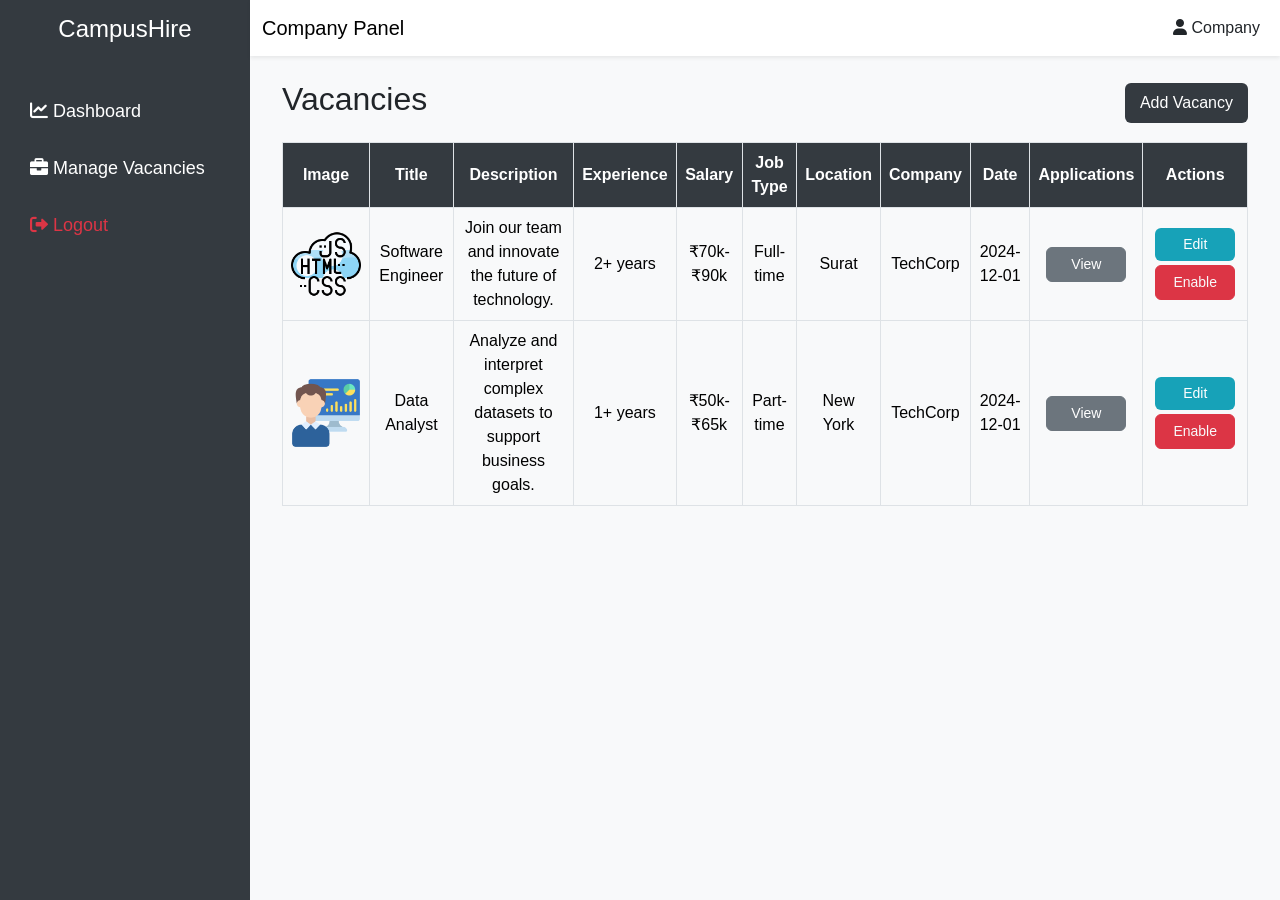
<file: company_vacancies_management.html>
<!DOCTYPE html>
<html lang="en">
<head>
    <meta charset="UTF-8">
    <meta name="viewport" content="width=device-width, initial-scale=1.0">
    <title> company Dashboard</title>
    <!-- Bootstrap CSS -->
    <link href="https://cdn.jsdelivr.net/npm/bootstrap@5.1.3/dist/css/bootstrap.min.css" rel="stylesheet">
    <link rel="stylesheet" href="https://cdnjs.cloudflare.com/ajax/libs/font-awesome/6.0.0/css/all.min.css">
    <style>
        body {
            margin: 0;
            overflow-x: hidden;
            font-family: Arial, sans-serif;
        }

        .sidebar {
            position: fixed;
            top: 0;
            left: 0;
            width: 250px;
            height: 100%;
            background: #343a40;
            color: white;
            overflow: auto;
            transition: 0.3s;
            z-index: 1000;
            padding-top: 20px;
            padding: 15px;

        }

        .sidebar a {
            display: block;
            padding: 15px;
            color: white;
            text-decoration: none;
            transition: 0.3s;
            font-size: large;
        }
        .sidebar h4 {
            text-align: center;
        }

        .sidebar.hidden {
            left: -250px;
        }
        .navbar {
            margin-left: 250px;
            z-index: 1050;
        }
        .sidebar-toggle {
            cursor: pointer;
            font-size: 1.7rem;
            margin-right: 15px;
            display: none;
        }
        .overlay {
            position: fixed;
            top: 0;
            left: 0;
            width: 100%;
            height: 100%;
            background: rgba(0, 0, 0, 0.5);
            display: none;
            z-index: 999;
        }
        .overlay.active {
            display: block;
        }
        .content {
            padding: 20px;
            margin-left: 250px;
            transition: margin-left 0.3s;
        }
        .content.compact {
            margin-left: 0;
        }
        @media (max-width: 768px) {
            
            .sidebar {
                left: -250px;
            }

            .sidebar.active {
                left: 0;
            }

            .content {
                margin-left: 0;
               

            }
            .sidebar a {
           
            color: black;
            background-color: white;
            
        }
        .sidebar {
            color: black;
            background-color: white;
            padding-top: 75px;

        }
        .navbar {
            margin-left: 0;
        }
        
        .sidebar-toggle {
                display: inline;
            }
        }
       /* Existing styling */

       .table thead th {
            background-color: #343a40;
            color: white;
        }

        .table tbody tr:nth-child(odd) {
            background-color: #f2f2f2;
        }

        body {
            display: flex;
            background-color: #f8f9fa;
        }

        .table-responsive {
            margin-bottom: 20px;
        }

        .table th,
        .table td {
            vertical-align: middle;
            text-align: center;
        }

        .table th {
            background-color: #343a40;
            color: white;
        }

        .table td {
            background-color: #f8f9fa;
        }

        .table .btn {
            width: 80px;
            margin: 2px;
        }

        .table .description {
            max-width: 700px;
            overflow: hidden;
        }

        /* General Button Styles */
        .btn {
            font-size: 14px;
            padding: 6px 12px;
            border-radius: 6px;
            transition: background-color 0.3s ease, transform 0.2s ease;
        }

        /* Primary Action Buttons */
        .btn-dark {
            background-color: #343a40;
            color: #FFFFFF;
            border: none;
            font-size: 1rem;
            padding: 8px 15px;

        }

        .btn-dark:hover {
            background-color: #343a40;
            color: #FFFFFF;
        }

        /* Edit Buttons */
        .btn-info {
            background-color: #17A2B8;
            color: #FFFFFF;
            border: none;
        }

        .btn-info:hover {
            background-color: #117A8B;
            color: #FFFFFF;
        }


        /* View Applications Buttons */
        .btn-purple {
            background-color: #6F42C1;
            color: #FFFFFF;
            border: none;
        }

        .btn-purple:hover {
            background-color: #5A3191;
            color: #FFFFFF;
        }

       
        /* Apply Modal */
        .modal-content {
            border-radius: 15px;
            border: none;
        }

        .modal-body {
            padding: 20px;
        }

        .form-control {
            border: 1px solid #ddd;
            border-radius: 10px;
        }

        .form-control:focus {
            box-shadow: 0 0 5px rgba(0, 123, 255, 0.6);
        }
        .card  {
    flex: 1 1 30%;
    border: none;
    border-radius: 12px;
    box-shadow: 0 4px 8px rgba(0, 0, 0, 0.1);
    border: 0px solid black;    
 }
    </style>
</head>

<body>
    <div class="sidebar" id="sidebar">
        <h4>CampusHire</h4>
        <a href="company_dashboard.html"><i class="fa-solid fa-chart-line" style="
            padding-top: 34px;"></i> Dashboard</a>
        <a href="company_vacancies_management.html"><i class="fa-solid fa-briefcase"></i> Manage Vacancies</a>
        <a href="index.html" class="text-danger"><i class="fa-solid fa-sign-out-alt"></i> Logout</a>
    </div>


    <!-- Overlay -->
    <div class="overlay" id="overlay"></div>

    <!-- Navbar -->
    <nav class="navbar navbar-expand-lg navbar-light bg-white shadow-sm fixed-top">
        <div class="container-fluid">
            <span class="sidebar-toggle" id="sidebarToggle"><i class="fas fa-bars"></i></span>
            <a class="navbar-brand" href="#"> Company Panel</a>
            <div class="collapse navbar-collapse" id="navbarNav">
                <ul class="navbar-nav ms-auto">
                    <li class="nav-item">
                        <a class="nav-link text-dark" href="#" data-bs-toggle="modal" data-bs-target="#editCompanyModal">
                            <i class="fas fa-user"></i>
                            Company
                        </a>
                    </li>
                </ul>
            </div>
        </div>
    </nav>
    <div class="modal fade" id="editCompanyModal" tabindex="-1" aria-labelledby="editCompanyModalLabel" aria-hidden="true">
        <div class="modal-dialog">
            <div class="modal-content">
                <div class="modal-header">
                    <h5 class="modal-title" id="editCompanyModalLabel">Edit Company Data</h5>
                    <button type="button" class="btn-close" data-bs-dismiss="modal" aria-label="Close"></button>
                </div>
                <form id="editCompanyForm" enctype="multipart/form-data">
                    <div class="modal-body">
                        <!-- Display current logo -->
                        <div class="mb-3">
                            <label for="currentLogo" class="form-label">Current Logo</label><br>
                            <img id="currentLogo" src="company.jpg" alt="Company Logo" class="img-fluid" width="70">
                        </div>
                        <!-- Logo Upload Field -->
                        <div class="mb-3">
                            <label for="newLogo" class="form-label">Change Logo</label>
                            <input type="file" class="form-control" id="newLogo" name="company_logo">
                        </div>
                        <div class="row">
                            <div class="col-md-6">
                            <div class="mb-3">
                            <label for="companyName" class="form-label">Company Name</label>
                            <input type="text" class="form-control" id="companyName" name="company_name" value="TechCorp" required>
                        </div>
                            </div>
                            <div class="col-md-6">
                            <div class="mb-3">
                            <label for="contactPerson" class="form-label">Contact Person</label>
                            <input type="text" class="form-control" id="contactPerson" name="contact_person" value="942558665" required>
                        </div>
                            </div>
                        </div>
                       
                        <div class="mb-3">
                            <label for="companyAddress" class="form-label">Company Address</label>
                            <input class="form-control" id="companyAddress" name="company_address" value="123 Business St.
                            " required>
                        </div>
                        <div class="mb-3">
                            <label for="companyWebsite" class="form-label">Company Website</label>
                            <input type="url" class="form-control" id="companyWebsite" name="company_website" value="www.company.com" required>
                        </div>
                       
                        
                    </div>
                    <div class="modal-footer">
                        <button type="button" class="btn btn-secondary" data-bs-dismiss="modal">Close</button>
                        <button type="submit" class="btn btn-primary">Save Changes</button>
                    </div>
                </form>
            </div>
        </div>
    </div>
    
    <script>
        // Fetch company data when the modal is opened
        document.querySelector('[data-bs-target="#editCompanyModal"]').addEventListener('click', () => {
            fetch('fetch_company_data.php')
                .then(response => response.json())
                .then(data => {
                    // Populate form fields with the company data
                    document.getElementById('companyName').value = data.company_name;
                    document.getElementById('companyAddress').value = data.company_address;
                    document.getElementById('companyWebsite').value = data.company_website;
                    document.getElementById('contactPerson').value = data.contact_person;
    
                    // Show the current logo
                    const logoPath = data.company_logo;
                    const logoUrl = logoPath ? logoPath : 'default_logo.png'; // Handle missing logo with a default
                    document.getElementById('currentLogo').src = logoUrl;
                })
                .catch(error => console.error('Error fetching company data:', error));
        });
    
        // Submit the form to update company data
        document.getElementById('editCompanyForm').addEventListener('submit', function(e) {
            e.preventDefault();
    
            const formData = new FormData(this);
    
            fetch('update_company_data.php', {
                    method: 'POST',
                    body: formData,
                })
                .then(response => response.json())
                .then(data => {
                    if (data.success) {
                        alert('Company data updated successfully!');
                        location.reload();
                    } else {
                        alert('Error updating company data: ' + data.error);
                    }
                })
                .catch(error => console.error('Error:', error));
        });
    </script>
    
     
    <!-- Content -->
    <div class="content" id="content">
       
        <div class="container mt-5 pt-2">
            <div class="col-md-12 mt-1">
                <div class="d-flex justify-content-between align-items-center mb-3">
                    <h2>Vacancies</h2>
                    <button class="btn btn-dark" data-bs-toggle="modal" data-bs-target="#addVacancyModal">Add Vacancy</button>
                </div>
                <div class="d-md-none">
                    <div id="vacancy-card-container">
                        <!-- Card for each vacancy -->
                        <div class="card mb-3">
                            <div class="card-header d-flex justify-content-between align-items-center">
                                <div>
                                    <strong>Software Engineer</strong>
                                    <small class="text-muted d-block">TechCorp | Surat</small>
                                </div>
                                <img src="frontend.png" alt="Vacancy Image" class="rounded" width="70">
                            </div>
                            <div class="card-body">
                                <p><strong>Description:</strong> Join our team and innovate the future of technology.</p>
                                <p><strong>Experience:</strong> 2+ years</p>
                                <p><strong>Salary:</strong> ₹70k-₹90k</p>
                                <p><strong>Job Type:</strong> Full-time</p>
                                <p><strong>Date:</strong> 2024-12-01</p>
                            </div>
                            <div class="card-footer d-flex justify-content-between">
                                <a href="company_view_applications.html" class="btn btn-secondary  ">View Applications</a>
                                <div>
                                    <button class="btn btn-info  " data-bs-toggle="modal" data-bs-target="#editVacancyModal">Edit</button>
                                    <button class="btn btn-danger  ">Enable</button>
                                </div>
                            </div>
                        </div>
                
                       
                         <!-- Repeat for other vacancies -->
                         <div class="card mb-3">
                            <div class="card-header bg-light d-flex justify-content-between align-items-center">
                                <div>
                                    <strong>Data Analyst</strong>
                                    <small class="text-muted d-block">TechCorp | New York</small>
                                </div>
                                <img src="person_15140188.png" alt="Vacancy Image" class="rounded" width="70">
                            </div>
                            <div class="card-body">
                                <p><strong>Description:</strong> Analyze and interpret complex datasets to support business goals.</p>
                                <p><strong>Experience:</strong> 1+ years	s</p>
                                <p><strong>Salary:</strong> ₹50k-₹65k</p>
                                <p><strong>Job Type:</strong> Part-time	</p>
                                <p><strong>Date:</strong> 2024-12-01</p>
                            </div>
                            <div class="card-footer d-flex justify-content-between">
                                <a href="company_view_applications.html" class="btn btn-secondary  ">View Applications</a>
                                <div>
                                    <button class="btn btn-info  " data-bs-toggle="modal" data-bs-target="#editVacancyModal">Edit</button>
                                    <button class="btn btn-danger  ">Enable</button>
                                </div>
                            </div>
                        </div>
                        
                        <!-- Add more cards as needed -->
                    </div>
                </div>
                
        </div>
        
        
           
            <!-- Original Table for Desktop View -->
            <div class="d-none d-md-block">
                 <!-- Vacancies Section -->
   
       
        <div class="modal fade" id="editCompanyModal" tabindex="-1" aria-labelledby="editCompanyModalLabel" aria-hidden="true">
            <div class="modal-dialog">
                <div class="modal-content">
                    <div class="modal-header">
                        <h5 class="modal-title" id="editCompanyModalLabel">Edit Company Data</h5>
                        <button type="button" class="btn-close" data-bs-dismiss="modal" aria-label="Close"></button>
                    </div>
                    <form id="editCompanyForm" enctype="multipart/form-data">
                        <div class="modal-body">
                            <!-- Display current logo -->
                            <div class="mb-3">
                                <label for="currentLogo" class="form-label">Current Logo</label><br>
                                <img id="currentLogo" src="company.jpg" alt="Company Logo" class="img-fluid" width="70">
                            </div>
                            <!-- Logo Upload Field -->
                            <div class="mb-3">
                                <label for="newLogo" class="form-label">Change Logo</label>
                                <input type="file" class="form-control" id="newLogo" name="company_logo">
                            </div>
                            <div class="row">
                                <div class="col-md-6">
                                <div class="mb-3">
                                <label for="companyName" class="form-label">Company Name</label>
                                <input type="text" class="form-control" id="companyName" name="company_name" value="TechCorp" required>
                            </div>
                                </div>
                                <div class="col-md-6">
                                <div class="mb-3">
                                <label for="contactPerson" class="form-label">Contact Person</label>
                                <input type="text" class="form-control" id="contactPerson" name="contact_person" value="942558665" required>
                            </div>
                                </div>
                            </div>
                           
                            <div class="mb-3">
                                <label for="companyAddress" class="form-label">Company Address</label>
                                <input class="form-control" id="companyAddress" name="company_address" value="123 Business St.
                                " required>
                            </div>
                            <div class="mb-3">
                                <label for="companyWebsite" class="form-label">Company Website</label>
                                <input type="url" class="form-control" id="companyWebsite" name="company_website" value="www.company.com" required>
                            </div>
                           
                            
                        </div>
                        <div class="modal-footer">
                            <button type="button" class="btn btn-secondary" data-bs-dismiss="modal">Close</button>
                            <button type="submit" class="btn btn-primary">Save Changes</button>
                        </div>
                    </form>
                </div>
            </div>
        </div>
        
        <script>
            // Fetch company data when the modal is opened
            document.querySelector('[data-bs-target="#editCompanyModal"]').addEventListener('click', () => {
                fetch('fetch_company_data.php')
                    .then(response => response.json())
                    .then(data => {
                        // Populate form fields with the company data
                        document.getElementById('companyName').value = data.company_name;
                        document.getElementById('companyAddress').value = data.company_address;
                        document.getElementById('companyWebsite').value = data.company_website;
                        document.getElementById('contactPerson').value = data.contact_person;
        
                        // Show the current logo
                        const logoPath = data.company_logo;
                        const logoUrl = logoPath ? logoPath : 'default_logo.png'; // Handle missing logo with a default
                        document.getElementById('currentLogo').src = logoUrl;
                    })
                    .catch(error => console.error('Error fetching company data:', error));
            });
        
            // Submit the form to update company data
            document.getElementById('editCompanyForm').addEventListener('submit', function(e) {
                e.preventDefault();
        
                const formData = new FormData(this);
        
                fetch('update_company_data.php', {
                        method: 'POST',
                        body: formData,
                    })
                    .then(response => response.json())
                    .then(data => {
                        if (data.success) {
                            alert('Company data updated successfully!');
                            location.reload();
                        } else {
                            alert('Error updating company data: ' + data.error);
                        }
                    })
                    .catch(error => console.error('Error:', error));
            });
        </script>
        
        <script src="https://cdn.jsdelivr.net/npm/bootstrap@5.3.0-alpha3/dist/js/bootstrap.min.js"></script>

            
                       
    
                        <table class="table table-bordered">
                            <thead>
                                <tr>
                                    <th>Image</th>
                                    <th>Title</th>
                                    <th>Description</th>
                                    <th>Experience</th>
                                    <th>Salary</th>
                                    <th>Job Type</th>
                                    <th>Location</th>
                                    <th>Company</th>
                                    <th>Date</th>
                                    <th>Applications</th>
                                    <th>Actions</th>
                                </tr>
                            </thead>
                            <tbody id="vacancy-table-body">
                                <tr>
                                    <td><img src="frontend.png" alt="Vacancy Image" width="70"></td>
                                    <td>Software Engineer</td>
                                    <td>Join our team and innovate the future of technology.</td>
                                    <td>2+ years</td>
                                    <td>₹70k-₹90k</td>
                                    <td>Full-time</td>
                                    <td>Surat</td>
                                    <td>TechCorp</td>
                                    <td>2024-12-01</td>
                                    <td>
                                        <a href="company_view_applications.html" class="btn btn-secondary">View</a>
                                    </td>
                                    <td>
                                        <button class="btn btn-info edit-vacancy-btn btn-sm" data-bs-toggle="modal" data-bs-target="#editVacancyModal">Edit</button>
                                        <button class="btn btn-danger text-light enable-btn btn-sm">Enable</button>
                                    </td>
                                </tr>
                                
                                <tr>
                                    <td><img src="person_15140188.png" alt="Vacancy Image" width="70"></td>
                                    <td>Data Analyst
                                        </td>
                                    <td>Analyze and interpret complex datasets to support business goals.
    
                                    </td>
                                    <td>1+ years</td>
                                    <td>₹50k-₹65k</td>
                                    <td>Part-time</td>
                                    <td>    New York
    
                                    </td>
                                    <td>TechCorp</td>
                                    <td>2024-12-01</td><td>
                                        <a href="company_view_applications.html" class="btn btn-secondary">View</a>
                                    </td>
                                    <td>
                                        <button class="btn btn-info edit-vacancy-btn btn-sm" data-bs-toggle="modal" data-bs-target="#editVacancyModal">Edit</button>
                                        <button class="btn btn-danger text-light enable-btn btn-sm">Enable</button>
                                    </td>
                                </tr>
                                
                            </tbody>
                        </table>
    
                    </div>
                </div>
            </div>
    
            <!-- Edit Vacancy Modal -->
            <div class="modal fade" id="editVacancyModal" tabindex="-1" aria-labelledby="editVacancyModalLabel" aria-hidden="true">
                <div class="modal-dialog">
                    <div class="modal-content">
                        <div class="modal-header">
                            <h5 class="modal-title" id="editVacancyModalLabel">Edit Vacancy</h5>
                            <button type="button" class="btn-close" data-bs-dismiss="modal" aria-label="Close"></button>
                        </div>
                        <div class="modal-body">
                            <form id="editVacancyForm">
                                <input type="hidden" id="editVacancyId" name="vacancy_id">
                                <div class="mb-3">
                                    <label for="editVacancyImage" class="form-label">Vacancy Image</label>
                                    <input type="file" class="form-control" id="editVacancyImage" name="vacancy_image" accept="image/*">
                                    <small class="form-text text-muted">If you want to change the image, upload a new one.</small>
                                </div>
                                <div class="row">
                                    <div class="col-md-6"> <div class="mb-3">
                                        <label for="editVacancyTitle" class="form-label">Title</label>
                                        <input type="text" class="form-control" id="editVacancyTitle" name="vacancyTitle" required>
                                    </div></div>
                                    <div class="col-md-6"> <div class="mb-3">
                                        <label for="editVacancyExperience" class="form-label">Experience</label>
                                        <input type="text" class="form-control" id="editVacancyExperience" name="vacancyExperience" required>
                                    </div> </div>
                                </div>
                                
                               <div class="row">
                                <div class="col-md-6">  <div class="mb-3">
                                    <label for="editVacancySalary" class="form-label">Salary</label>
                                    <input type="text" class="form-control" id="editVacancySalary" name="vacancySalary" required>
                                </div></div>
                                <div class="col-md-6"> <div class="mb-3">
                                    <label for="editVacancyLocation" class="form-label">Location</label>
                                    <input type="text" class="form-control" id="editVacancyLocation" name="vacancyLocation" required>
                                </div></div>
                               </div>
                              
                               
                                <div class="mb-3">
                                    <label for="editVacancyJobType" class="form-label">Job Type</label>
                                    <select class="form-control" id="editVacancyJobType" name="vacancyJobType" required>
                                        <option value="Full Time/Office">Full Time/Office</option>
                                        <option value="Full Time/Remote">Full Time/Remote</option>
                                        <option value="Part Time/Office">Part Time/Office</option>
                                        <option value="Part Time/Remote">Part Time/Remote</option>
                                    </select>
                                </div>
                                <div class="mb-3">
                                    <label for="editVacancyDescription" class="form-label">Description</label>
                                    <textarea class="form-control" id="editVacancyDescription" name="vacancyDescription" rows="2" required></textarea>
                                </div>
                                <div class="mb-3">
                                    <button type="submit" class="btn btn-primary p-2 fs-6 w-100">Save Changes</button>
                                </div>
                            </form>
                        </div>
                    </div>
                </div>
            </div>
    
                <!-- Add Vacancy Modal -->
                <div class="modal fade" id="addVacancyModal" tabindex="-1" aria-labelledby="addVacancyModalLabel" aria-hidden="true">
                    <div class="modal-dialog">
                        <div class="modal-content">
                            <div class="modal-header">
                                <h5 class="modal-title" id="addVacancyModalLabel">Add Vacancy</h5>
                                <button type="button" class="btn-close" data-bs-dismiss="modal" aria-label="Close"></button>
                            </div>
                            <div class="modal-body">
                                <form method="POST" action="add_vacancy.php" enctype="multipart/form-data">
                                    <div class="mb-2">
                                        <label for="vacancyImage" class="form-label">Upload Image</label>
                                        <input type="file" class="form-control" id="vacancyImage" name="vacancy_image" accept="image/*">
                                    </div>
                                    <div class="row">
        
                                    <div class="col-md-6">
                                    <div class="mb-2">
                                        <label for="vacancyTitle" class="form-label">Title</label>
                                        <input type="text" class="form-control" id="vacancyTitle" name="title" required>
                                    </div>
                                    </div>
                                    
                                        <div class="col-md-6">
                                            <div class="mb-2">
                                                <label for="experience" class="form-label">Experience</label>
                                                <input type="text" class="form-control" id="experience" name="experience" required>
                                            </div>
                                        </div>
                                        <div class="col-md-6">
                                            <div class="mb-3">
                                                <label for="salary" class="form-label">Salary</label>
                                                <input type="text" class="form-control" id="salary" name="salary" required pattern="^₹\d+(\sLPA)?\s-\s₹\d+(\sLPA)?$"
                                                    title="Enter salary in the format ₹6 LPA - ₹10 LPA">
                                            </div>
                                        </div>
                                   
        <div class="col-md-6">
        <div class="mb-3">
                                        <label for="location" class="form-label">Location</label>
                                        <input type="text" class="form-control" id="location" name="location" required>
                                    </div>
        </div>
        </div>
        
        
        
                                    
                                    <div class="mb-3">
                                        <label for="description" class="form-label">Description</label>
                                        <textarea class="form-control" id="description" name="description" rows="2" required></textarea>
                                    </div>
                                    <div class="mb-3">
                                        <label for="jobType" class="form-label">Job Type</label>
                                        <select class="form-control" id="jobType" name="job_type" required>
                                            <option value="" disabled selected>Select Job Type</option>
                                            <option value="Full Time/Office">Full Time/Office</option>
                                            <option value="Full Time/Remote">Full Time/Remote</option>
                                            <option value="Part Time/Office">Part Time/Office</option>
                                            <option value="Part Time/Remote">Part Time/Remote</option>
                                        </select>
                                    </div>
                                        <div class="mb-3">
                                            <label for="companySelect" class="form-label">Company</label>
                                            <select class="form-control" id="companySelect" name="company_id" required>
                                         
                                            </select>
                                        </div>
        
        
        
                                    <button type="submit" class="btn btn-primary p-2 fs-6 w-100">Add Vacancy</button>
                                </form>
        
                            </div>
                        </div>
                    </div>
                </div>
    
        <script src="https://code.jquery.com/jquery-3.6.0.min.js"></script>
        <script src="https://stackpath.bootstrapcdn.com/bootstrap/4.5.2/js/bootstrap.bundle.min.js"></script>
    
        <script>
            // Edit Vacancy Button Click Event
            $(document).on('click', '.edit-vacancy-btn', function() {
                var vacancyTitle = $(this).closest('tr').find('td:eq(1)').text();
                var vacancyDescription = $(this).closest('tr').find('td:eq(2)').text();
                var vacancyExperience = $(this).closest('tr').find('td:eq(3)').text();
                var vacancySalary = $(this).closest('tr').find('td:eq(4)').text();
                var vacancyLocation = $(this).closest('tr').find('td:eq(5)').text();
                var vacancyJobType = $(this).closest('tr').find('td:eq(6)').text();
    
                // Set values to the modal form
                $('#editVacancyTitle').val(vacancyTitle);
                $('#editVacancyDescription').val(vacancyDescription);
                $('#editVacancyExperience').val(vacancyExperience);
                $('#editVacancySalary').val(vacancySalary);
                $('#editVacancyLocation').val(vacancyLocation);
                $('#editVacancyJobType').val(vacancyJobType);
            });
    
            // Add Vacancy Form Submission
            $('#addVacancyForm').on('submit', function(e) {
                e.preventDefault();
                var newVacancy = {
                    title: $('#addVacancyTitle').val(),
                    description: $('#addVacancyDescription').val(),
                };
                // Add new vacancy to the table (for demonstration purposes)
                var newRow = `
                    <tr>
                        <td><img src="frontend.png" alt="Vacancy Image" width="70"></td>
                        <td>${newVacancy.title}</td>
                        <td>${newVacancy.description}</td>
                        <td>2+ years</td>
                        <td>₹70k-₹90k</td>
                        <td>Full-time</td>
                        <td>Surat</td>
                        <td>TechCorp</td>
                        <td>2024-12-01</td>
                        <td>
                            <button class="btn btn-info edit-vacancy-btn btn-sm" data-bs-toggle="modal" data-bs-target="#editVacancyModal">Edit</button>
                            <button class="btn btn-danger text-light enable-btn btn-sm">Enable</button>
                        </td>
                    </tr>
                `;
                $('#vacancy-table-body').append(newRow);
                $('#addVacancyModal').modal('hide');
            });
    
            // Enable Vacancy button (just for visual toggle)
            $(document).on('click', '.enable-btn', function() {
                var button = $(this);
                if (button.text() === "Enable") {
                    button.removeClass('btn-danger').addClass('btn-success').text('Disable');
                } else {
                    button.removeClass('btn-success').addClass('btn-danger').text('Enable');
                }
            });
        </script>
        <script src="https://stackpath.bootstrapcdn.com/bootstrap/4.5.2/js/bootstrap.bundle.min.js"></script>
        <script src="https://cdn.jsdelivr.net/npm/bootstrap@5.1.3/dist/js/bootstrap.bundle.min.js"></script>
    
  
    <script>
  
   
       
        const sidebar = document.getElementById('sidebar');
        const sidebarToggle = document.getElementById('sidebarToggle');
        const overlay = document.getElementById('overlay');
        const content = document.getElementById('content');

        sidebarToggle.addEventListener('click', () => {
            if (window.innerWidth <= 768) {
                sidebar.classList.toggle('active');
                overlay.classList.toggle('active');
            } else {
                sidebar.classList.toggle('hidden');
                content.classList.toggle('compact');
            }
        });

        overlay.addEventListener('click', () => {
            sidebar.classList.remove('active');
            overlay.classList.remove('active');
        });

        window.addEventListener('resize', () => {
            if (window.innerWidth > 768) {
                sidebar.classList.remove('active');
                overlay.classList.remove('active');
            }
        });
        window.addEventListener('resize', () => {
            if (window.innerWidth > 768) {
                sidebar.classList.remove('active');
                overlay.classList.remove('active');
            }
        });
    </script>
  
    </script>
    <!-- Bootstrap JS -->
    <script src="https://cdn.jsdelivr.net/npm/bootstrap@5.1.3/dist/js/bootstrap.bundle.min.js"></script>
</body>

</html>
</file>
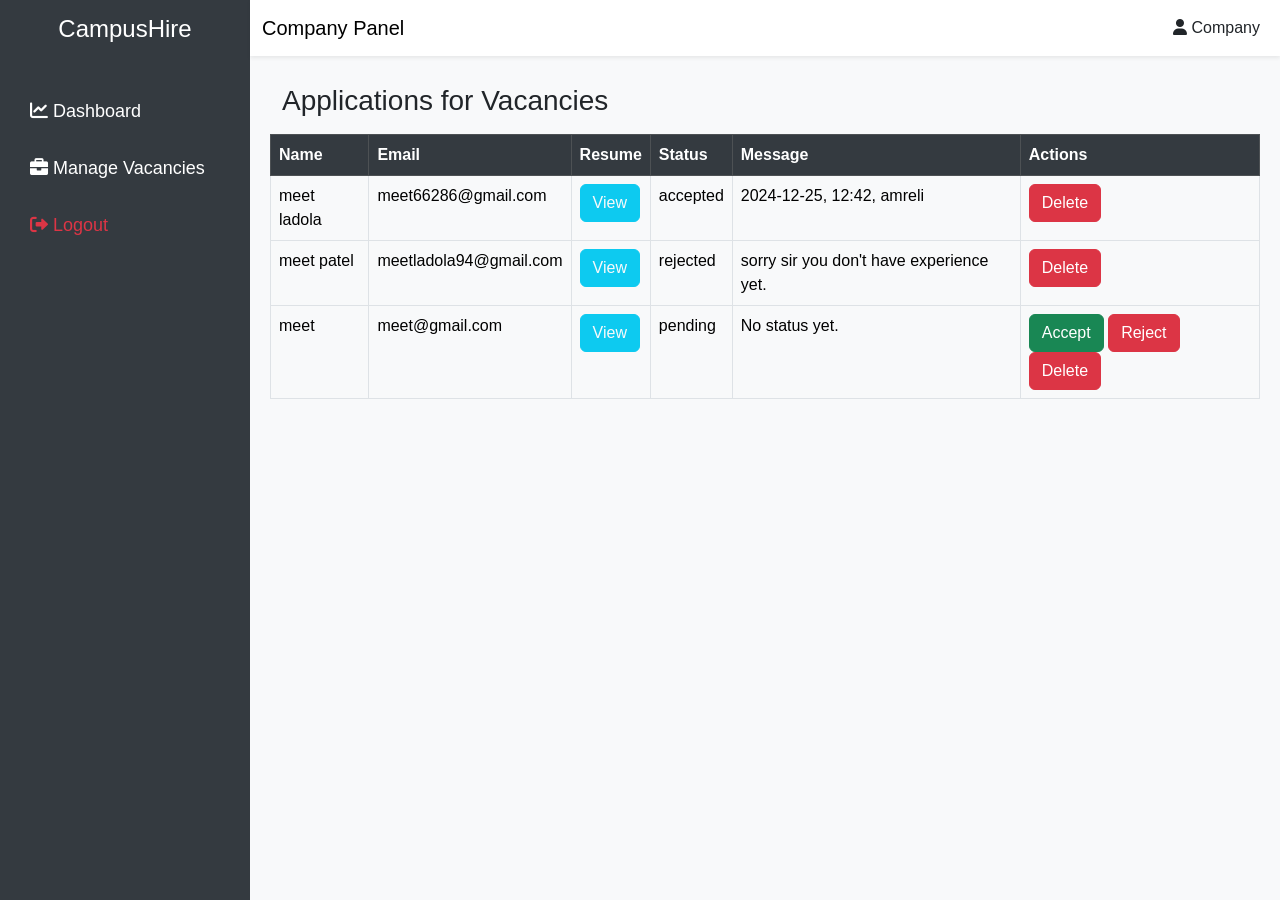
<file: company_view_applications.html>
<!DOCTYPE html>
<html lang="en">
<head>
    <meta charset="UTF-8">
    <meta name="viewport" content="width=device-width, initial-scale=1.0">
    <title>Company Dashboard</title>
    <!-- Bootstrap CSS -->
    <link href="https://cdn.jsdelivr.net/npm/bootstrap@5.1.3/dist/css/bootstrap.min.css" rel="stylesheet">
    <link rel="stylesheet" href="https://cdnjs.cloudflare.com/ajax/libs/font-awesome/6.0.0/css/all.min.css">
    <style>
        body {
            margin: 0;
            overflow-x: hidden;
            font-family: Arial, sans-serif;
        }

        .sidebar {
            position: fixed;
            top: 0;
            left: 0;
            width: 250px;
            height: 100%;
            background: #343a40;
            color: white;
            overflow: auto;
            transition: 0.3s;
            z-index: 1000;
            padding-top: 20px;
            padding: 15px;

        }

        .sidebar a {
            display: block;
            padding: 15px;
            color: white;
            text-decoration: none;
            transition: 0.3s;
            font-size: large;
        }
        .sidebar h4 {
            text-align: center;
        }

        .sidebar.hidden {
            left: -250px;
        }
        .navbar {
            margin-left: 250px;
            z-index: 1050;
        }
        .sidebar-toggle {
            cursor: pointer;
            font-size: 1.7rem;
            margin-right: 15px;
            display: none;
        }
        .overlay {
            position: fixed;
            top: 0;
            left: 0;
            width: 100%;
            height: 100%;
            background: rgba(0, 0, 0, 0.5);
            display: none;
            z-index: 999;
        }
        .overlay.active {
            display: block;
        }
        .content {
            padding: 20px;
            margin-left: 250px;
            transition: margin-left 0.3s;
        }
        .content.compact {
            margin-left: 0;
        }
        @media (max-width: 768px) {
            
            .sidebar {
                left: -250px;
            }

            .sidebar.active {
                left: 0;
            }

            .content {
                margin-left: 0;
               

            }
            .sidebar a {
           
            color: black;
            background-color: white;
            
        }
        .sidebar {
            color: black;
            background-color: white;
            padding-top: 75px;

        }
        .navbar {
            margin-left: 0;
        }
        
        .sidebar-toggle {
                display: inline;
            }
        }
        /* Existing styling */

        .table thead th {
            background-color: #343a40;
            color: white;
        }

        .table tbody tr:nth-child(odd) {
            background-color: #f2f2f2;
        }

        body {
            background-color: #f8f9fa;
        }


       


        .table th {
            background-color: #343a40;
            color: white;
        }

        .table td {
            background-color: #f8f9fa;
        }

      

       
        /* Apply Modal */
        .modal-content {
            border-radius: 15px;
            border: none;
        }

        .modal-body {
            padding: 20px;
        }

        .form-control {
            border: 1px solid #ddd;
            border-radius: 10px;
        }

        .form-control:focus {
            box-shadow: 0 0 5px rgba(0, 123, 255, 0.6);
        }
        .card-text {
    padding: 6px;
    gap: 6px;
    display: grid
;
}
.card  {
    flex: 1 1 30%;
    border: none;
    border-radius: 15px;
    box-shadow: 0 4px 8px rgba(0, 0, 0, 0.1);
    border: 0px solid black;    
 }
    </style>
</head>

<body>
    <!-- Sidebar -->
    <div class="sidebar" id="sidebar">
        <h4>CampusHire</h4>
        <a href="company_dashboard.html"><i class="fa-solid fa-chart-line" style="
            padding-top: 34px;"></i> Dashboard</a>
        <a href="company_vacancies_management.html"><i class="fa-solid fa-briefcase"></i> Manage Vacancies</a>
        <a href="index.html" class="text-danger"><i class="fa-solid fa-sign-out-alt"></i> Logout</a>
    </div>

    <!-- Overlay -->
    <div class="overlay" id="overlay"></div>

    <!-- Navbar -->
    <nav class="navbar navbar-expand-lg navbar-light bg-white shadow-sm fixed-top">
        <div class="container-fluid">
            <span class="sidebar-toggle" id="sidebarToggle"><i class="fas fa-bars"></i></span>
            <a class="navbar-brand" href="#">Company Panel</a>
            <div class="collapse navbar-collapse" id="navbarNav">
                <ul class="navbar-nav ms-auto">
                    <li class="nav-item">
                        <a class="nav-link text-dark" href="#" data-bs-toggle="modal" data-bs-target="#editCompanyModal">
                            <i class="fas fa-user"></i>
                            Company
                        </a>
                    </li>
                </ul>
            </div>
        </div>
    </nav>
    <div class="modal fade" id="editCompanyModal" tabindex="-1" aria-labelledby="editCompanyModalLabel" aria-hidden="true">
        <div class="modal-dialog">
            <div class="modal-content">
                <div class="modal-header">
                    <h5 class="modal-title" id="editCompanyModalLabel">Edit Company Data</h5>
                    <button type="button" class="btn-close" data-bs-dismiss="modal" aria-label="Close"></button>
                </div>
                <form id="editCompanyForm" enctype="multipart/form-data">
                    <div class="modal-body">
                        <!-- Display current logo -->
                        <div class="mb-3">
                            <label for="currentLogo" class="form-label">Current Logo</label><br>
                            <img id="currentLogo" src="company.jpg" alt="Company Logo" class="img-fluid" width="70">
                        </div>
                        <!-- Logo Upload Field -->
                        <div class="mb-3">
                            <label for="newLogo" class="form-label">Change Logo</label>
                            <input type="file" class="form-control" id="newLogo" name="company_logo">
                        </div>
                        <div class="row">
                            <div class="col-md-6">
                            <div class="mb-3">
                            <label for="companyName" class="form-label">Company Name</label>
                            <input type="text" class="form-control" id="companyName" name="company_name" value="TechCorp" required>
                        </div>
                            </div>
                            <div class="col-md-6">
                            <div class="mb-3">
                            <label for="contactPerson" class="form-label">Contact Person</label>
                            <input type="text" class="form-control" id="contactPerson" name="contact_person" value="942558665" required>
                        </div>
                            </div>
                        </div>
                       
                        <div class="mb-3">
                            <label for="companyAddress" class="form-label">Company Address</label>
                            <input class="form-control" id="companyAddress" name="company_address" value="123 Business St.
                            " required>
                        </div>
                        <div class="mb-3">
                            <label for="companyWebsite" class="form-label">Company Website</label>
                            <input type="url" class="form-control" id="companyWebsite" name="company_website" value="www.company.com" required>
                        </div>
                       
                        
                    </div>
                    <div class="modal-footer">
                        <button type="button" class="btn btn-secondary" data-bs-dismiss="modal">Close</button>
                        <button type="submit" class="btn btn-primary">Save Changes</button>
                    </div>
                </form>
            </div>
        </div>
    </div>
    
    <script>
        // Fetch company data when the modal is opened
        document.querySelector('[data-bs-target="#editCompanyModal"]').addEventListener('click', () => {
            fetch('fetch_company_data.php')
                .then(response => response.json())
                .then(data => {
                    // Populate form fields with the company data
                    document.getElementById('companyName').value = data.company_name;
                    document.getElementById('companyAddress').value = data.company_address;
                    document.getElementById('companyWebsite').value = data.company_website;
                    document.getElementById('contactPerson').value = data.contact_person;
    
                    // Show the current logo
                    const logoPath = data.company_logo;
                    const logoUrl = logoPath ? logoPath : 'default_logo.png'; // Handle missing logo with a default
                    document.getElementById('currentLogo').src = logoUrl;
                })
                .catch(error => console.error('Error fetching company data:', error));
        });
    
        // Submit the form to update company data
        document.getElementById('editCompanyForm').addEventListener('submit', function(e) {
            e.preventDefault();
    
            const formData = new FormData(this);
    
            fetch('update_company_data.php', {
                    method: 'POST',
                    body: formData,
                })
                .then(response => response.json())
                .then(data => {
                    if (data.success) {
                        alert('Company data updated successfully!');
                        location.reload();
                    } else {
                        alert('Error updating company data: ' + data.error);
                    }
                })
                .catch(error => console.error('Error:', error));
        });
    </script>
    
        <script src="https://cdn.jsdelivr.net/npm/@popperjs/core@2.11.8/dist/umd/popper.min.js"></script>
        <script src="https://cdn.jsdelivr.net/npm/bootstrap@5.3.0-alpha3/dist/js/bootstrap.min.js"></script>
    

    <!-- Content -->
    <div class="content" id="content">
       
        <div class="container mt-5 pt-2">
            <div class="col-md-12 mt-1">
                <div class="d-flex justify-content-between align-items-center mb-3">
                    <h3 class="m-0 mt-1 ">Applications for Vacancies</h3>
                    <!-- <button class="btn btn-dark" data-bs-toggle="modal" data-bs-target="#addVacancyModal">Add Vacancy</button> -->
                </div>
                <div class="d-md-none">
                    <div id="vacancy-card-container">
                        <!-- Card for each vacancy -->
                        <!-- Responsive Cards for Mobile View -->
<div class="d-block d-md-none">
    <div class="row">
        <!-- Card for Each Applicant -->
        <div class="col-12 mb-3">
            <div class="card">
                <div class="card-body">
                    <h5 class="card-title">Meet Ladola</h5>
                    <p class="card-text">
                        <strong>Email:</strong> meet66286@gmail.com <br>
                        <strong>Status:</strong> Accepted <br>
                        <strong>Message:</strong> 2024-12-25, 12:42, Amreli
                    </p>
                    <div class="d-flex justify-content-between">
                        <button class="btn btn-info text-light">Resume</button>
                        <button class="btn btn-danger delete-btn" data-id="#">Delete</button>
                    </div>
                </div>
            </div>
        </div>

        <div class="col-12 mb-3">
            <div class="card">
                <div class="card-body">
                    <h5 class="card-title">Meet Patel</h5>
                    <p class="card-text">
                        <strong>Email:</strong> meetladola94@gmail.com <br>
                        <strong>Status:</strong> Rejected <br>
                        <strong>Message:</strong> Sorry sir, you don't have experience yet.
                    </p>
                    <div class="d-flex justify-content-between">
                        <button class="btn btn-info text-light">Resume</button>
                        <button class="btn btn-danger delete-btn" data-id="#">Delete</button>
                    </div>
                </div>
            </div>
        </div>

        <div class="col-12 mb-3">
            <div class="card">
                <div class="card-body">
                    <h5 class="card-title">Meet</h5>
                    <p class="card-text">
                        <strong>Email:</strong> meet@gmail.com <br>
                        <strong>Status:</strong> Pending <br>
                        <strong>Message:</strong> No status yet.
                    </p>
                    <div class="d-flex justify-content-between">
                        <button class="btn btn-info text-light">Resume</button>
                            <button class="btn btn-success accept-btn" data-id="#">Accept</button>
                            <button class="btn btn-danger reject-btn" data-id="#">Reject</button>
                        </div>
                    </div>
                </div>
            </div>
        </div>
    </div>
</div>

                    </div>
                </div>
                
        </div>
        
        
           
            <!-- Original Table for Desktop View -->
            <div class="d-none d-md-block">
                 <!-- Vacancies Section -->
                

                 <table class="table table-bordered">
                    <thead class="table-dark">
                        <tr>
                            <th>Name</th>
                            <th>Email</th>
                            <th>Resume</th>
                            <th>Status</th>
                            <th>Message</th>
                            <th>Actions</th>
                        </tr>
                    </thead>
                    <tbody>
                        <tr>
                            <td>meet ladola	</td>
                            <td>meet66286@gmail.com</td>
                            <td>
                                <button class="btn btn-info text-light">View</button>
                            </td>
                            <td>accepted</td>
                            <td>
                                2024-12-25, 12:42, amreli	
                            </td>
                            <td>
                                <button class="btn btn-danger delete-btn" data-id="<?= $row['id'] ?>">Delete</button>
                            </td>
                        </tr>
                        <tr>
                            <td>meet patel</td>
                            <td>meetladola94@gmail.com</td>
                            <td>
                                <button class="btn btn-info text-light">View</button>
                            </td>
                            <td>rejected</td>
                            <td>
                                sorry sir you don't have experience yet.	
            
                            </td>
                            <td>
                              
                                <button class="btn btn-danger delete-btn" data-id="#">Delete</button>
                            </td>
                        </tr> <tr>
                            <td>meet</td>
                            <td>meet@gmail.com</td>
                            <td>
                                <button class="btn btn-info text-light">View</button>
                            </td>
                            <td>pending</td>
                            <td>
                                No status yet.	
                            </td>
                            <td>
                                    <button class="btn btn-success accept-btn" data-id="<?= $row['id'] ?>" data-name="<?= htmlspecialchars($row['name']) ?>">Accept</button>
                                    <button class="btn btn-danger reject-btn" data-id="<?= $row['id'] ?>" data-name="<?= htmlspecialchars($row['name']) ?>">Reject</button>
                                <button class="btn btn-danger delete-btn" data-id="<?= $row['id'] ?>">Delete</button>
                            </td>
                        </tr>
                    </tbody>
                </table>
            
               
            
            <!-- Accept Modal -->
            <div class="modal fade" id="acceptModal" tabindex="-1" aria-labelledby="acceptModalLabel" aria-hidden="true">
                <div class="modal-dialog">
                    <div class="modal-content">
                        <form id="acceptForm">
                            <div class="modal-header">
                                <h5 class="modal-title" id="acceptModalLabel">Accept Application</h5>
                                <button type="button" class="btn-close" data-bs-dismiss="modal" aria-label="Close"></button>
                            </div>
                            <div class="modal-body">
                                <input type="hidden" name="id" id="acceptApplicationId">
                                <div class="mb-3">
                                    <label for="interviewDate" class="form-label">Interview Date</label>
                                    <input type="date" class="form-control" id="interviewDate" name="interview_date" required>
                                </div>
                                <div class="mb-3">
                                    <label for="interviewTime" class="form-label">Interview Time</label>
                                    <input type="time" class="form-control" id="interviewTime" name="interview_time" required>
                                </div>
                                <div class="mb-3">
                                    <label for="interviewPlace" class="form-label">Interview Place</label>
                                    <input type="text" class="form-control" id="interviewPlace" name="interview_place" required>
                                </div>
                            </div>
                            <div class="modal-footer">
                                <button type="submit" class="btn btn-success">Confirm</button>
                            </div>
                        </form>
                    </div>
                </div>
            </div>
            
            <!-- Reject Modal -->
            <div class="modal fade" id="rejectModal" tabindex="-1" aria-labelledby="rejectModalLabel" aria-hidden="true">
                <div class="modal-dialog">
                    <div class="modal-content">
                        <form id="rejectForm">
                            <div class="modal-header">
                                <h5 class="modal-title" id="rejectModalLabel">Reject Application</h5>
                                <button type="button" class="btn-close" data-bs-dismiss="modal" aria-label="Close"></button>
                            </div>
                            <div class="modal-body">
                                <input type="hidden" name="id" id="rejectApplicationId">
                                <div class="mb-3">
                                    <label for="rejectionReason" class="form-label">Rejection Reason</label>
                                    <textarea class="form-control" id="rejectionReason" name="rejection_reason" rows="4" required></textarea>
                                </div>
                            </div>
                            <div class="modal-footer">
                                <button type="submit" class="btn btn-danger">Confirm</button>
                            </div>
                        </form>
                    </div>
                </div>
            </div>
            
            <script src="https://code.jquery.com/jquery-3.6.0.min.js"></script>
            <script src="https://cdn.jsdelivr.net/npm/bootstrap@5.1.3/dist/js/bootstrap.bundle.min.js"></script>

  

    <script>
        const sidebar = document.getElementById('sidebar');
        const sidebarToggle = document.getElementById('sidebarToggle');
        const overlay = document.getElementById('overlay');
        const content = document.getElementById('content');

        sidebarToggle.addEventListener('click', () => {
            if (window.innerWidth <= 768) {
                sidebar.classList.toggle('active');
                overlay.classList.toggle('active');
            } else {
                sidebar.classList.toggle('hidden');
                content.classList.toggle('compact');
            }
        });

        overlay.addEventListener('click', () => {
            sidebar.classList.remove('active');
            overlay.classList.remove('active');
        });

        window.addEventListener('resize', () => {
            if (window.innerWidth > 768) {
                sidebar.classList.remove('active');
                overlay.classList.remove('active');
            }
        });
        window.addEventListener('resize', () => {
            if (window.innerWidth > 768) {
                sidebar.classList.remove('active');
                overlay.classList.remove('active');
            }
        });
    </script>
    <script src="https://cdn.jsdelivr.net/npm/bootstrap@5.1.3/dist/js/bootstrap.bundle.min.js"></script>
</body>

</html>
</file>
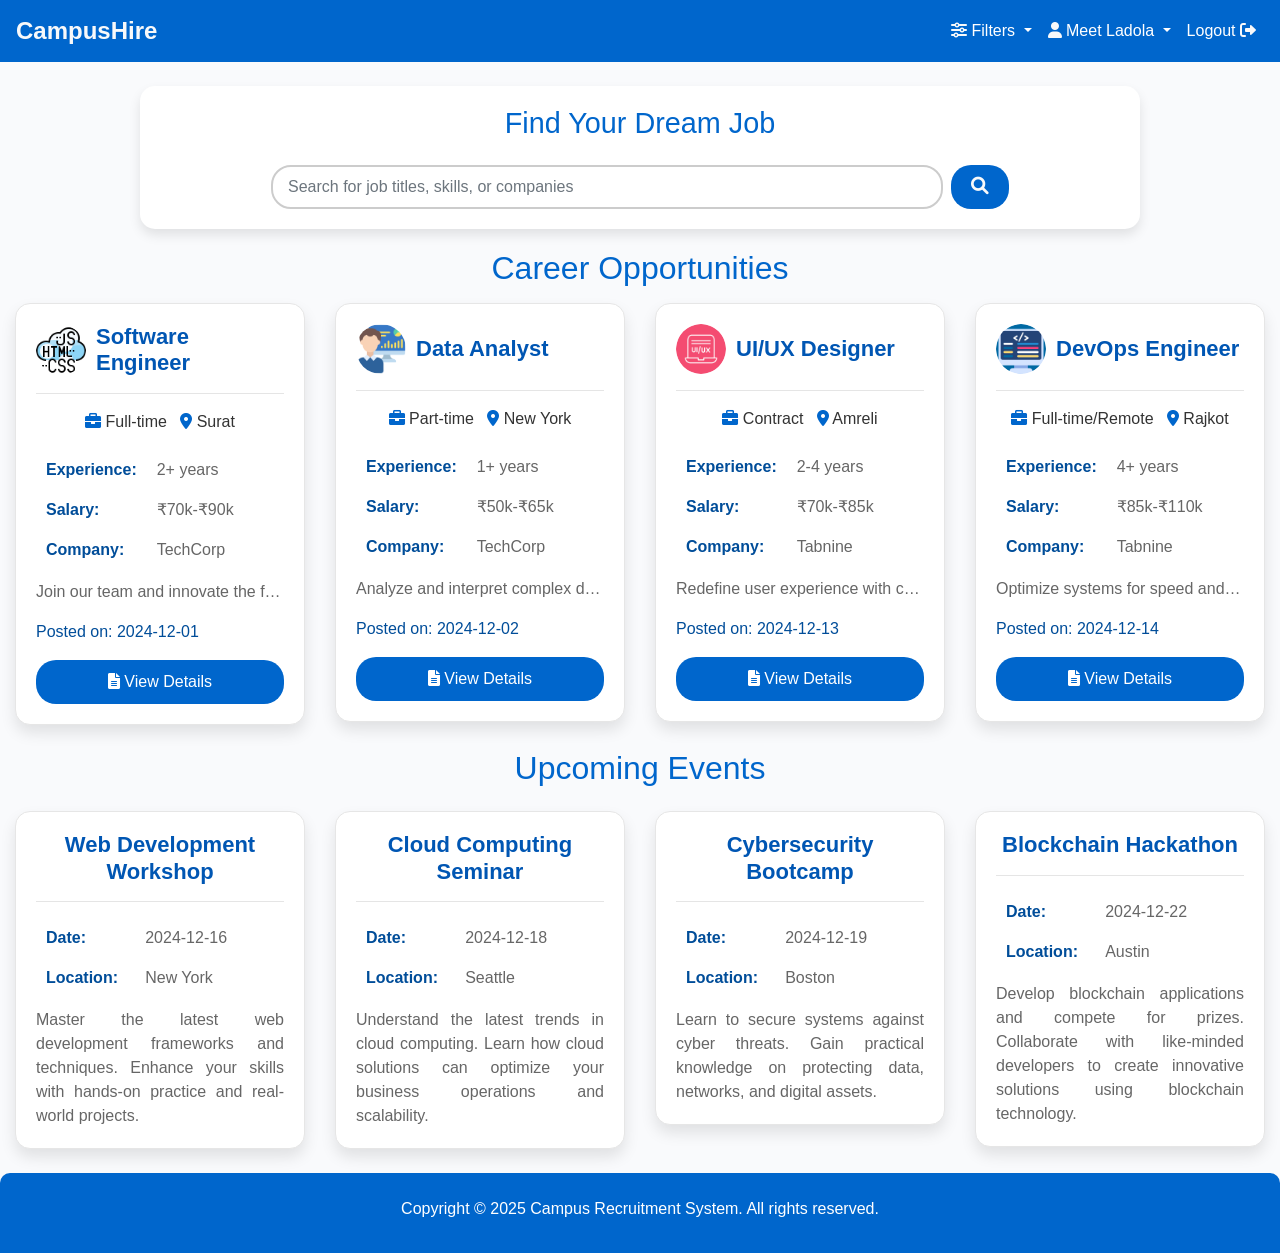
<file: homepage.html>
<!DOCTYPE html>
<html lang="en">

<head>
    <meta charset="UTF-8">
    <meta name="viewport" content="width=device-width, initial-scale=1.0">
    <title>Campus Recruitment System</title>
    <link href="https://stackpath.bootstrapcdn.com/bootstrap/4.5.2/css/bootstrap.min.css" rel="stylesheet">
    <link rel="stylesheet" href="https://cdnjs.cloudflare.com/ajax/libs/font-awesome/5.15.4/css/all.min.css">
    <link rel="stylesheet" href="https://cdnjs.cloudflare.com/ajax/libs/font-awesome/6.0.0/css/all.min.css">
    <script src="https://cdn.jsdelivr.net/npm/bootstrap@5.1.3/dist/js/bootstrap.bundle.min.js"></script>

    <link rel="stylesheet" href="styles1.css">
    <style>
        .vacancy-card {
            display: flex;
            align-items: center;
            gap: 10px;
            border-radius: 8px;
            transition: all 0.3s ease;
        }



        .vacancy-image {
            width: 50px;
            /* Icon-like size */
            height: 50px;
            object-fit: cover;
            border-radius: 50%;
            /* Circular image */
        }

        .no-image {
            width: 50px;
            height: 50px;
            display: flex;
            justify-content: center;
            align-items: center;
            border-radius: 50%;
            font-size: 12px;
            color: #666;
            font-weight: bold;
        }

        .card-title {
            margin: 0;
            font-size: 22px;
            color: #0056b3;
            font-weight: 600;
            text-align: left;
            flex-grow: 1;
        }

        .card-body {
            padding: 20px;
        }

        p {
            margin-bottom: 8px;
            font-size: 1rem;
        }

        .btn-secondary {
            background-color: #0066cc;
            border: none;
            color: #ffffff;
        }



        .card-details {
            width: 100%;
            border-collapse: collapse;
            /* Removes spacing between cells */
            margin: 10px 0;
        }

        .card-details td {
            padding: 8px 10px;
            vertical-align: top;
        }

        .card-details .label {
            font-weight: bold;
            color: #004d99;
            /* Accent color for labels */
            width: 40%;
            /* Adjust the width for labels */
        }

        .card-details td:not(.label) {
            color: #666;
            /* Subtle text color for values */
            text-align: left;
            /* Align values to the left */
        }

        .p1 {
            display: block;
            /* Ensure it acts as a block element */
            overflow: hidden;
            /* Hide overflowing text */
            text-overflow: ellipsis;
            /* Add the ellipsis (...) */
            white-space: nowrap;
            /* Prevent wrapping */
            max-width: 100%;
            /* Ensure it respects the container's width */
        }

        /* Apply Modal */
        .modal-content {
            border-radius: 15px;
            border: none;

        }

        .modal-body {
            padding: 20px;
        }

        .form-control {
            border: 1px solid #ddd;
            border-radius: 10px;
        }

        .form-control:focus {
            box-shadow: 0 0 5px rgba(0, 123, 255, 0.6);
        }
    </style>
</head>

<body>
    <!-- Navigation Bar -->
    <nav class="navbar navbar-expand-lg navbar-dark">
        <a class="navbar-brand text-light" href="homepage.html">CampusHire</a>
        <button class="navbar-toggler text-light" type="button" data-toggle="collapse" data-target="#navbarNav"
            aria-controls="navbarNav" aria-expanded="false" aria-label="Toggle navigation">
            <span class="navbar-toggler-icon"></span>
        </button>
        <div class="collapse navbar-collapse" id="navbarNav">
            <ul class="navbar-nav ml-auto">
                <div class="collapse navbar-collapse" id="navbarNav">
                    <ul class="navbar-nav ml-auto">
                      
                        <li class="nav-item dropdown">
                            <a class="nav-link dropdown-toggle text-light" href="#" id="navbarDropdownFilters"
                                role="button" data-toggle="dropdown" aria-haspopup="true" aria-expanded="false">
                                <i class="fas fa-sliders-h text-light"></i> Filters
                            </a>
                            <div class="dropdown-menu custom-dropdown p-3" aria-labelledby="navbarDropdownFilters"
                                style="min-width: 240px;">

                                <!-- <div class="dropdown-menu p-3" aria-labelledby="navbarDropdownFilters" style="min-width: 240px;"> -->
                                <form method="GET" action="home.html">
                                    <div class="form-group">
                                        <label for="job_type">Job Type</label>
                                        <select class="form-control" name="job_type" id="job_type">
                                            <option value="">All Job Types</option>
                                            <option value="Full-time">Full-time</option>
                                            <option value="Part-time">Part-time</option>
                                            <option value="Internship">Internship</option>
                                            <option value="Contract">Contract</option>
                                        </select>
                                    </div>
                                    <div class="form-group">
                                        <label for="location">Location</label>
                                        <select class="form-control" name="location" id="location">
                                            <option value="">All Locations</option>
                                            <option value="New York">New York</option>
                                            <option value="San Francisco">San Francisco</option>
                                            <option value="Chicago">Chicago</option>
                                            <option value="Remote">Remote</option>
                                        </select>
                                    </div>
                                    <div class="form-group">
                                        <label for="salary">Salary</label>
                                        <select class="form-control" name="salary" id="salary">
                                            <option value="">All Salaries</option>
                                            <option value="Below ₹50k">Below ₹50k</option>
                                            <option value="₹50k-₹100k">₹50k-₹100k</option>
                                            <option value="Above ₹100k">Above ₹100k</option>
                                        </select>
                                    </div>
                                    <div class="form-group">
                                        <label for="experience">Experience</label>
                                        <select class="form-control" name="experience" id="experience">
                                            <option value="">All Experience</option>
                                            <option value="Entry-level">Entry-level</option>
                                            <option value="Mid-level">Mid-level</option>
                                            <option value="Senior-level">Senior-level</option>
                                        </select>
                                    </div>
                                    <button type="submit" class="btn btn-secondary w-100">Apply Filters</button>
                                </form>
                            </div>
                        </li>



                        <li class="nav-item dropdown">
                            <a class="nav-link dropdown-toggle text-light" href="#" id="navbarDropdownFilters"
                                role="button" data-toggle="dropdown" aria-haspopup="true" aria-expanded="false">
                                <i class="fas fa-user text-light"></i> Meet Ladola
                            </a>

                            <div class="dropdown-menu custom-dropdown" aria-labelledby="navbarDropdown">
                                <a class="dropdown-item" href="profile_view.html"><i class="fas fa-user"></i>
                                    Profile</a>
                                <a class="dropdown-item" href="resume_builder.html"><i class="fas fa-file-alt"></i>
                                    Resume Builder</a>
                                <a class="dropdown-item" href="student_application_history.html"><i
                                        class="fas fa-history"></i> Application history </a>
                            </div>
                        </li>
                        <li class="nav-item">
                            <a class="nav-link text-light" href="index.html">Logout <i
                                    class="fa-solid fa-sign-out-alt text-light"></i></a>
                        </li>
                    </ul>
                </div>
    </nav>

    <!-- Main Content -->
    <div class="container-fluied mt-4">
        <!-- Search Bar -->
        <div class="search-bar text-center">
            <h3>Find Your Dream Job</h3>
            <form class="d-flex justify-content-center mt-4" method="GET" action="home.html">
                <input type="text" name="search" placeholder="Search for job titles, skills, or companies"
                    class="form-control mr-2">
                <button type="submit" class="btn btn-primary"><i class="fas fa-search text-light"></i> </button>
            </form>
        </div>

        <div class="container-fluid mt-3">
            <div class="featured-vacancies">
                <h2 class="text-center mb-3">Career Opportunities</h2>
                <div class="row">
                    <!-- Vacancy Cards -->
                    <div class="col-md-3 mb-4">
                        <div class="card">
                            <div class="card-body">
                                <div class="vacancy-card">
                                    <img src="frontend.png" alt="Vacancy Image" class="vacancy-image">
                                    <h4 class="card-title">Software Engineer</h4>
                                </div>
                                <hr>
                                <p class="mb-3 text-center" style="color:#333">
                                    <i class="fas fa-briefcase" style="color: #0066cc;"> </i> Full-time &nbsp;
                                    <i class="fas fa-map-marker-alt" style="color: #0066cc;"> </i> Surat
                                </p>
                                <table class="card-details">
                                    <tr>
                                        <td class="label">Experience:</td>
                                        <td>2+ years</td>
                                    </tr>
                                    <tr>
                                        <td class="label">Salary:</td>
                                        <td>₹70k-₹90k</td>
                                    </tr>
                                    <tr>
                                        <td class="label">Company:</td>
                                        <td>TechCorp</td>
                                    </tr>
                                </table>
                                <p class="card-text p1">Join our team and innovate the future of technology.</p>
                                <p class="posted-date mt-3" style="color:#004d99">Posted on: 2024-12-01</p>
                                <a href="vacancy-details.html" class="btn btn-primary mt-2 w-100">
                                    <i class="fas fa-file-alt"></i> View Details
                                </a>                            </div>
                        </div>
                    </div>
                    <!-- Copy and modify this block for 8 cards -->
                    <div class="col-md-3 mb-4">
                        <div class="card">
                            <div class="card-body">
                                <div class="vacancy-card">
                                    <img src="person_15140188.png" alt="Vacancy Image" class="vacancy-image">
                                    <h4 class="card-title">Data Analyst</h4>
                                </div>
                                <hr>
                                <p class="mb-3 text-center" style="color:#333">
                                    <i class="fas fa-briefcase" style="color: #0066cc;"> </i> Part-time &nbsp;
                                    <i class="fas fa-map-marker-alt" style="color: #0066cc;"> </i> New York
                                </p>
                                <table class="card-details">
                                    <tr>
                                        <td class="label">Experience:</td>
                                        <td>1+ years</td>
                                    </tr>
                                    <tr>
                                        <td class="label">Salary:</td>
                                        <td>₹50k-₹65k</td>
                                    </tr>
                                    <tr>
                                        <td class="label">Company:</td>
                                        <td>TechCorp                                        </td>
                                    </tr>
                                </table>
                                <p class="card-text p1">Analyze and interpret complex datasets to support business
                                    goals.</p>
                                <p class="posted-date mt-3" style="color:#004d99">Posted on: 2024-12-02</p>
                                <a href="vacancy-details.html" class="btn btn-primary mt-2 w-100">
                                    <i class="fas fa-file-alt"></i> View Details
                                </a>
                                
                            </div>
                        </div>
                    </div>
                
                    <div class="col-md-3 mb-4">
                        <div class="card">
                            <div class="card-body">
                                <div class="vacancy-card">
                                    <img src="designer (1).png" alt="Vacancy Image" class="vacancy-image">
                                    <h4 class="card-title">UI/UX Designer</h4>
                                </div>
                                <hr>
                                <p class="mb-3 text-center" style="color:#333">
                                    <i class="fas fa-briefcase" style="color: #0066cc;"></i> Contract &nbsp;
                                    <i class="fas fa-map-marker-alt" style="color: #0066cc;"></i> Amreli
                                </p>
                                <table class="card-details">
                                    <tr>
                                        <td class="label">Experience:</td>
                                        <td>2-4 years</td>
                                    </tr>
                                    <tr>
                                        <td class="label">Salary:</td>
                                        <td>₹70k-₹85k</td>
                                    </tr>
                                    <tr>
                                        <td class="label">Company:</td>
                                        <td>Tabnine</td>
                                    </tr>
                                </table>
                                <p class="card-text p1">Redefine user experience with creative designs.</p>
                                <p class="posted-date mt-3" style="color:#004d99">Posted on: 2024-12-13</p>
                                <a href="vacancy-details.html" class="btn btn-primary mt-2 w-100">
                                    <i class="fas fa-file-alt"></i> View Details
                                </a>
                            </div>
                        </div>
                    </div>
                    
                    <div class="col-md-3 mb-4">
                        <div class="card">
                            <div class="card-body">
                                <div class="vacancy-card">
                                    <img src="devops.png" alt="Vacancy Image" class="vacancy-image">
                                    <h4 class="card-title">DevOps Engineer</h4>
                                </div>
                                <hr>
                                <p class="mb-3 text-center" style="color:#333">
                                    <i class="fas fa-briefcase" style="color: #0066cc;"></i> Full-time/Remote &nbsp;
                                    <i class="fas fa-map-marker-alt" style="color: #0066cc;"></i> Rajkot
                                </p>
                                <table class="card-details">
                                    <tr>
                                        <td class="label">Experience:</td>
                                        <td>4+ years</td>
                                    </tr>
                                    <tr>
                                        <td class="label">Salary:</td>
                                        <td>₹85k-₹110k</td>
                                    </tr>
                                    <tr>
                                        <td class="label">Company:</td>
                                        <td>Tabnine</td>
                                    </tr>
                                </table>
                                <p class="card-text p1">Optimize systems for speed and scalability.</p>
                                <p class="posted-date mt-3" style="color:#004d99">Posted on: 2024-12-14</p>
                                <a href="vacancy-details.html" class="btn btn-primary mt-2 w-100">
                                    <i class="fas fa-file-alt"></i> View Details
                                </a>
                            </div>
                        </div>
                    </div>
                                    </div>
            </div>
        </div>
    </div>



    <!-- Events Section -->
    <div class="container-fluid">
        <div class="upcoming-events">
            <h2 class="text-center mb-4">Upcoming Events</h2>
            <div class="row">

                <div class="col-md-3 mb-4">
                    <div class="card event-card">
                        <div class="card-body">
                            <h5 class="card-title text-center">Web Development Workshop</h5>
                            <hr>
                            <table class="card-details">
                                <tr>
                                    <td class="label">Date:</td>
                                    <td>2024-12-16</td>
                                </tr>
                                <tr>
                                    <td class="label">Location:</td>
                                    <td>New York</td>
                                </tr>
                            </table>
                            <p class="card-text">Master the latest web development frameworks and techniques. Enhance your skills with hands-on practice and real-world projects.</p>
                        </div>
                    </div>
                </div>
    
                <div class="col-md-3 mb-4">
                    <div class="card event-card">
                        <div class="card-body">
                            <h5 class="card-title text-center">Cloud Computing Seminar</h5>
                            <hr>
                            <table class="card-details">
                                <tr>
                                    <td class="label">Date:</td>
                                    <td>2024-12-18</td>
                                </tr>
                                <tr>
                                    <td class="label">Location:</td>
                                    <td>Seattle</td>
                                </tr>
                            </table>
                            <p class="card-text">Understand the latest trends in cloud computing. Learn how cloud solutions can optimize your business operations and scalability.</p>
                        </div>
                    </div>
                </div>
                
                <div class="col-md-3 mb-4">
                    <div class="card event-card">
                        <div class="card-body">
                            <h5 class="card-title text-center">Cybersecurity Bootcamp</h5>
                            <hr>
                            <table class="card-details">
                                <tr>
                                    <td class="label">Date:</td>
                                    <td>2024-12-19</td>
                                </tr>
                                <tr>
                                    <td class="label">Location:</td>
                                    <td>Boston</td>
                                </tr>
                            </table>
                            <p class="card-text">Learn to secure systems against cyber threats. Gain practical knowledge on protecting data, networks, and digital assets.</p>
                        </div>
                    </div>
                </div>
                
               
               
                
                <div class="col-md-3 mb-4">
                    <div class="card event-card">
                        <div class="card-body">
                            <h5 class="card-title text-center">Blockchain Hackathon</h5>
                            <hr>
                            <table class="card-details">
                                <tr>
                                    <td class="label">Date:</td>
                                    <td>2024-12-22</td>
                                </tr>
                                <tr>
                                    <td class="label">Location:</td>
                                    <td>Austin</td>
                                </tr>
                            </table>
                            <p class="card-text">Develop blockchain applications and compete for prizes. Collaborate with like-minded developers to create innovative solutions using blockchain technology.</p>
                        </div>
                    </div>
                </div>
                
            </div>
        </div>

    </div>
    </div>

    <!-- Event Registration Modal -->
    <div class="modal fade" id="eventRegistrationModal" tabindex="-1" role="dialog"
        aria-labelledby="eventRegistrationModalLabel" aria-hidden="true">
        <div class="modal-dialog" role="document">
            <div class="modal-content">
                <div class="modal-header">
                    <h5 class="modal-title" id="eventRegistrationModalLabel">Register for Event</h5>
                    <button type="button" class="close" data-dismiss="modal" aria-label="Close">
                        <span aria-hidden="true">&times;</span>
                    </button>
                </div>
                <div class="modal-body">
                    <form id="eventRegistrationForm">
                        <div class="form-group">
                            <label for="event_title">Event Title</label>
                            <input type="text" class="form-control" id="event_title" name="event_title">
                        </div>
                        <div class="form-group">
                            <label for="name">Full Name</label>
                            <input type="text" class="form-control" id="name" name="name">
                        </div>
                        <div class="form-group">
                            <label for="email">Email address</label>
                            <input type="email" class="form-control" id="email" name="email">
                        </div>
                        <div class="form-group">
                            <label for="mobile">Mobile Number</label>
                            <input type="text" class="form-control" id="mobile" name="mobile" required>
                        </div>
                        <button type="submit" class="btn btn-primary w-100"><i class="fas fa-user-plus text-light"></i>
                            Register</button>
                    </form>
                </div>
            </div>
        </div>
    </div>
    <!-- Footer -->
    <footer class="p-4">
        <p>Copyright &copy; 2025 Campus Recruitment System. All rights reserved.</p>
    </footer>


    <!-- Script to handle event registration and modal display -->
    <script>
        document.querySelectorAll('.event-card').forEach(card => {
            card.addEventListener('click', function () {
                const eventTitle = this.getAttribute('data-event-title');
                document.getElementById('event_title').value = eventTitle;
                $('#eventRegistrationModal').modal('show');
            });
        });

        document.getElementById('eventRegistrationForm').addEventListener('submit', function (event) {
            event.preventDefault();

            var formData = new FormData(this);
            formData.append('event_id', document.querySelector('.register-event').getAttribute('data-event-id'));

            fetch('register_event.html', {
                method: 'POST',
                body: formData
            })
                .then(response => response.text())
                .then(data => {
                    if (data === 'Success') {
                        alert('Registration successful!');
                        $('#eventRegistrationModal').modal('hide');
                    } else {
                        alert('Registration failed: ' + data);
                    }
                });
        });
    </script>

    <!-- Include necessary JS files -->
    <script src="https://code.jquery.com/jquery-3.5.1.slim.min.js"></script>
    <script src="https://cdn.jsdelivr.net/npm/@popperjs/core@2.5.2/dist/umd/popper.min.js"></script>
    <script src="https://stackpath.bootstrapcdn.com/bootstrap/4.5.2/js/bootstrap.min.js"></script>
</body>

</html>
</file>
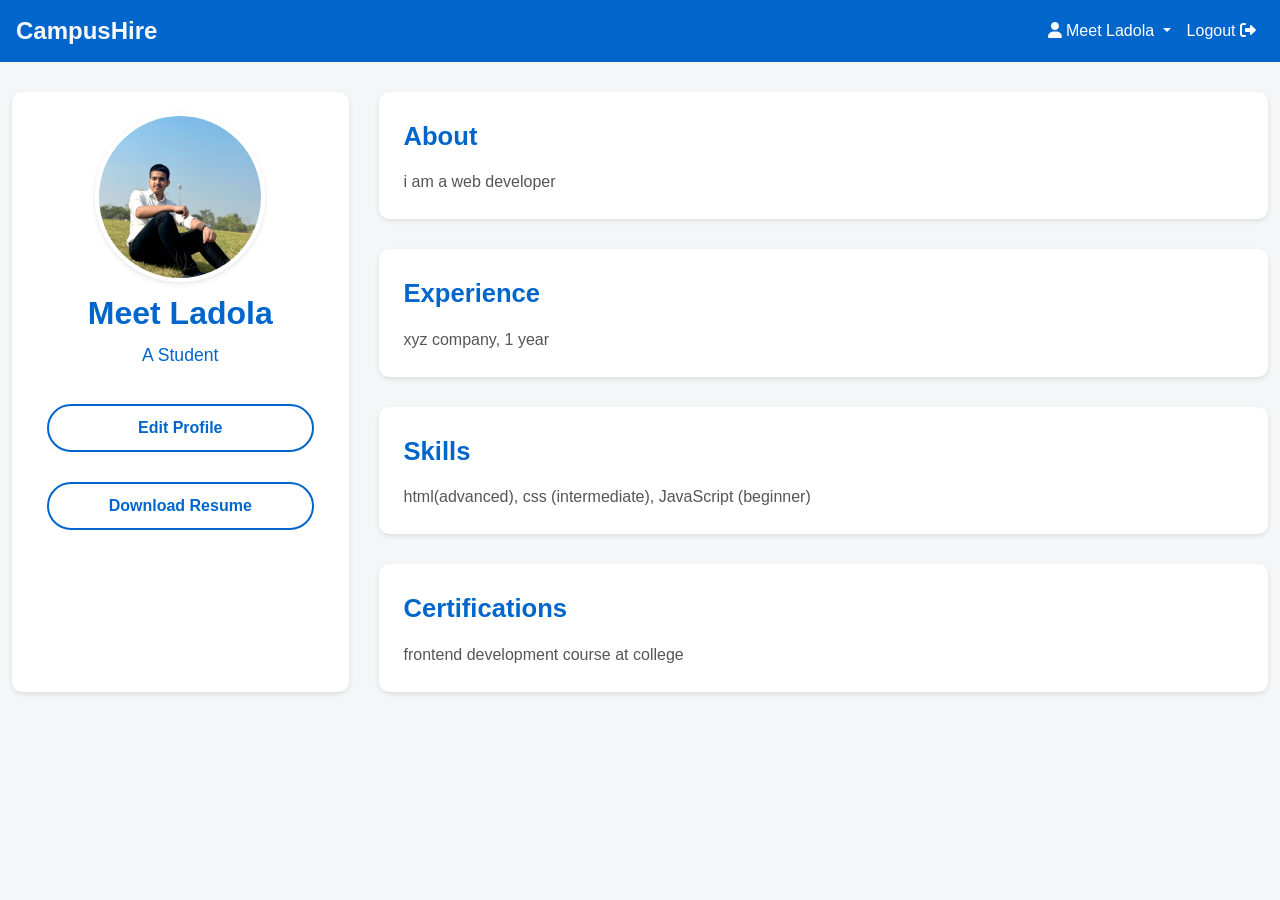
<file: profile_view.html>
<!DOCTYPE html>
<html lang="en">
<head>
    <meta charset="UTF-8">
    <meta name="viewport" content="width=device-width, initial-scale=1.0">
    <title>Profile | CampusHire</title>
    <link href="https://stackpath.bootstrapcdn.com/bootstrap/4.5.2/css/bootstrap.min.css" rel="stylesheet">
    <link href="https://cdn.jsdelivr.net/npm/bootstrap@5.3.0-alpha1/dist/css/bootstrap.min.css" rel="stylesheet">
    <link rel="stylesheet" href="https://cdnjs.cloudflare.com/ajax/libs/font-awesome/6.0.0/css/all.min.css">
    <link rel="stylesheet" href="styles1.css">
    <style>
        body {
            font-family: 'Arial', sans-serif;
            background-color: #f4f6f8;
        }
        
        .container {
            max-width: 1400px;
            margin-top: 30px;
        }

        /* Profile Sidebar and Header */
        .profile-sidebar {
            background-color: #fff;
            padding: 20px;
            border-radius: 10px;
            box-shadow: 0 2px 5px rgba(0, 0, 0, 0.1);
            display: flex;
            flex-direction: column;
            align-items: center;
            margin-bottom: 30px;
        }
        .profile-sidebar .profile-img {
            width: 170px;
            height: 170px;
            border-radius: 50%;
            object-fit: cover;
            border: 4px solid #fff;
            margin-bottom: 10px;
            box-shadow: 0 2px 5px rgba(0, 0, 0, 0.1);
        }
        .profile-sidebar .profile-info {
            text-align: center;
            margin-top: 2px;
        }
        .profile-sidebar .profile-info h2 {
            font-size: 2rem;
            font-weight: 600;
            margin-bottom: 10px;
        }
        .profile-sidebar .profile-info p {
            font-size: 1.1rem;
            color:#0066cc;
            margin-bottom: 20px;
        }
        .profile-sidebar .edit-btn {
            background-color: #fff;
            color: #0066cc;
            padding: 10px 20px;
            border-radius: 30px;
            text-decoration: none;
            font-weight: bold;
            display: inline-block;
            transition: background-color 0.3s ease;
            border: 2px solid #0066cc;
        }
        .profile-sidebar .edit-btn:hover {
            background-color: #0077b5;
            color: #fff;
        }

        /* List Group Styles */
        .list-group {
            width: 100%;
            padding: 0;
        }
        .list-group-item {
            border: none;
            background-color: transparent;
            padding: 15px;
            font-size: 1rem;
            color: #333;
            transition: background-color 0.3s ease;
        }
       
        .section-content a {
            text-decoration: none;
            color: #0077b5;
            font-weight: 600;
        }
        .section-content span {
            color: #555;
        }

        /* Main Content */
        .profile-content {
            flex: 3;
            margin-left: 30px;
        }
        .profile-section {
            background-color: #fff;
            padding: 25px;
            border-radius: 10px;
            box-shadow: 0 2px 5px rgba(0, 0, 0, 0.1);
            margin-bottom: 30px;
        }
        .profile-section .section-title {
            font-size: 1.6rem;
            font-weight: bold;
            margin-bottom: 15px;
            color: #0066cc;
        }
        .profile-section .section-content {
            font-size: 1rem;
            color: #555;
        }

        /* Apply Modal */
        .modal-content {
            border-radius: 15px;
            border: none;
        }

        .modal-body {
            padding: 20px;
        }

        .form-control {
            border: 1px solid #ddd;
            border-radius: 10px;
        }

        .form-control:focus {
            box-shadow: 0 0 5px rgba(0, 123, 255, 0.6);
        }

        /* Responsive Styles */
        @media (max-width: 768px) {
            .container {
                padding-left: 15px;
                padding-right: 15px;
            }

            .profile-sidebar {
                max-width: 100%;
                margin-bottom: 15px;
            }

            .profile-sidebar .profile-img {
                width: 150px;
                height: 150px;
            }

            .profile-content {
                margin-left: 0;
            }

            .profile-section .section-title {
                font-size: 1.4rem;
            }

            .modal-dialog {
                max-width: 100%;
                margin: 30px auto;
            }

            .profile-sidebar .edit-btn {
                width: 100%;
                padding: 12px 20px;
                font-size: 1.1rem;
            }
        }

        @media (max-width: 480px) {
            .profile-sidebar .profile-img {
                width: 130px;
                height: 130px;
            }

            .profile-sidebar .profile-info h2 {
                font-size: 1.6rem;
            }

            .profile-sidebar .profile-info p {
                font-size: 1rem;
            }

            .profile-section .section-title {
                font-size: 1.3rem;
            }

            .profile-sidebar .edit-btn {
                font-size: 1rem;
                padding: 10px 15px;
            }
        }
    </style>
</head>
<body>

<nav class="navbar navbar-expand-lg navbar-dark px-3">
        <a class="navbar-brand text-light" href="homepage.html">CampusHire</a>
    <button class="navbar-toggler" type="button" data-toggle="collapse" data-target="#navbarNav" aria-controls="navbarNav" aria-expanded="false" aria-label="Toggle navigation">
        <span class="navbar-toggler-icon"></span>
    </button>
    <div class="collapse navbar-collapse" id="navbarNav">
        <ul class="navbar-nav ml-auto">
        <li class="nav-item dropdown">
            <a class="nav-link dropdown-toggle text-light" href="#" id="navbarDropdown" role="button" data-toggle="dropdown" aria-haspopup="true" aria-expanded="false">
                <i class="fas fa-user text-light"></i> Meet Ladola
            </a>
            <div class="dropdown-menu custom-dropdown" aria-labelledby="navbarDropdown">
                <a class="dropdown-item" href="profile_view.html"><i class="fas fa-user"></i> Profile</a>
                <a class="dropdown-item" href="resume_builder.html"><i class="fas fa-file-alt"></i> Resume Builder</a>
                <a class="dropdown-item" href="student_application_history.html"><i class="fas fa-history"></i> Application history </a>
            </div>
        </li>
            <li class="nav-item">
                <a class="nav-link text-light" href="index.html">Logout <i class="fa-solid fa-sign-out-alt"></i></a>
            </li>
        </ul>
    </div>
</nav>

<div class="container d-flex flex-column flex-lg-row">
    <!-- Profile Sidebar and Info -->
    <div class="profile-sidebar" style="flex: 1; max-width: auto;">
        <img src="meet.jpg" alt="Profile Image" class="profile-img">
        <div class="profile-info">
            <h2>Meet Ladola</h2>
            <p>A Student</p>
        </div>
        <ul class="list-group">
            <li class="list-group-item"><a href="#" class="edit-btn w-100 text-center" data-bs-toggle="modal" data-bs-target="#editProfileModal">Edit Profile</a></li>
            <li class="list-group-item">
                <div class="section-content">
                    <a href="LadolaMeetResume.pdf" target="_blank" class="edit-btn w-100 text-center">Download Resume</a>
                </div>
            </li>
        </ul>
    </div>

    <!-- Main Profile Content -->
    <div class="profile-content" style="flex: 3;">
        <div class="profile-section">
            <div class="section-title">About</div>
            <div class="section-content">i am a web developer</div>
        </div>
        <div class="profile-section">
            <div class="section-title">Experience</div>
            <div class="section-content">xyz company, 1 year</div>
        </div>
        <div class="profile-section">
            <div class="section-title">Skills</div>
            <div class="section-content">html(advanced), css (intermediate), JavaScript (beginner)</div>
        </div>
        <div class="profile-section">
            <div class="section-title">Certifications</div>
            <div class="section-content">frontend development course at college</div>
        </div>
    </div>
</div>

<div class="modal fade" id="editProfileModal" tabindex="-1" aria-labelledby="viewModalLabel" aria-hidden="true">
    <div class="modal-dialog modal-lg">
        <div class="modal-content">
            <div class="modal-header">
                <h5>Edit Your Profile</h5>
                <button type="button" class="btn-close" data-bs-dismiss="modal" aria-label="Close"></button>
            </div>
            <div class="modal-body">
                <form method="POST" action="" enctype="multipart/form-data">
                    <div class="row">
                        <div class="col-md-6">
                            <div class="form-group">
                                <label>Profile Image</label>
                                <input type="file" class="form-control" name="profile_image">
                            </div>
                        </div>
                        <div class="col-md-6">
                            <div class="form-group">
                                <label>Upload Resume</label>
                                <input type="file" class="form-control" name="resume" accept=".pdf">
                            </div>
                        </div>
                    </div>

                    <div class="form-group">
                        <label>Name</label>
                        <input type="text" class="form-control" name="name" value="Meet Ladola">
                    </div>
                    <div class="row">
                        <div class="col-md-6">
                            <div class="form-group">
                                <label>Summary</label>
                                <textarea class="form-control" name="bio"> i am a web developer</textarea>
                            </div>
                        </div>
                        <div class="col-md-6">
                            <div class="form-group">
                                <label>Skills</label>
                                <textarea class="form-control" name="skills">html(advanced), css (intermediate), JavaScript (beginner)</textarea>
                            </div>
                        </div>
                    </div>
                    <div class="form-group">
                        <label>Experience</label>
                        <textarea class="form-control" name="experience">xyz company, 1 year</textarea>
                    </div>
                    <div class="form-group">
                        <label>Certifications</label>
                        <textarea class="form-control">frontend development course at college</textarea>
                    </div>
                    <div class="d-flex justify-content-end">
                        <button type="submit" class="btn btn-primary w-25">Save Profile</button>
                    </div>
                </form>
            </div>
        </div>
    </div>
</div>

<script src="https://cdn.jsdelivr.net/npm/bootstrap@5.3.0-alpha1/dist/js/bootstrap.bundle.min.js"></script>
<script src="https://code.jquery.com/jquery-3.5.1.min.js"></script>
<script src="https://cdn.jsdelivr.net/npm/@popperjs/core@2.9.2/dist/umd/popper.min.js"></script>
<script src="https://stackpath.bootstrapcdn.com/bootstrap/4.5.2/js/bootstrap.min.js"></script>
</body>
</html>
</file>
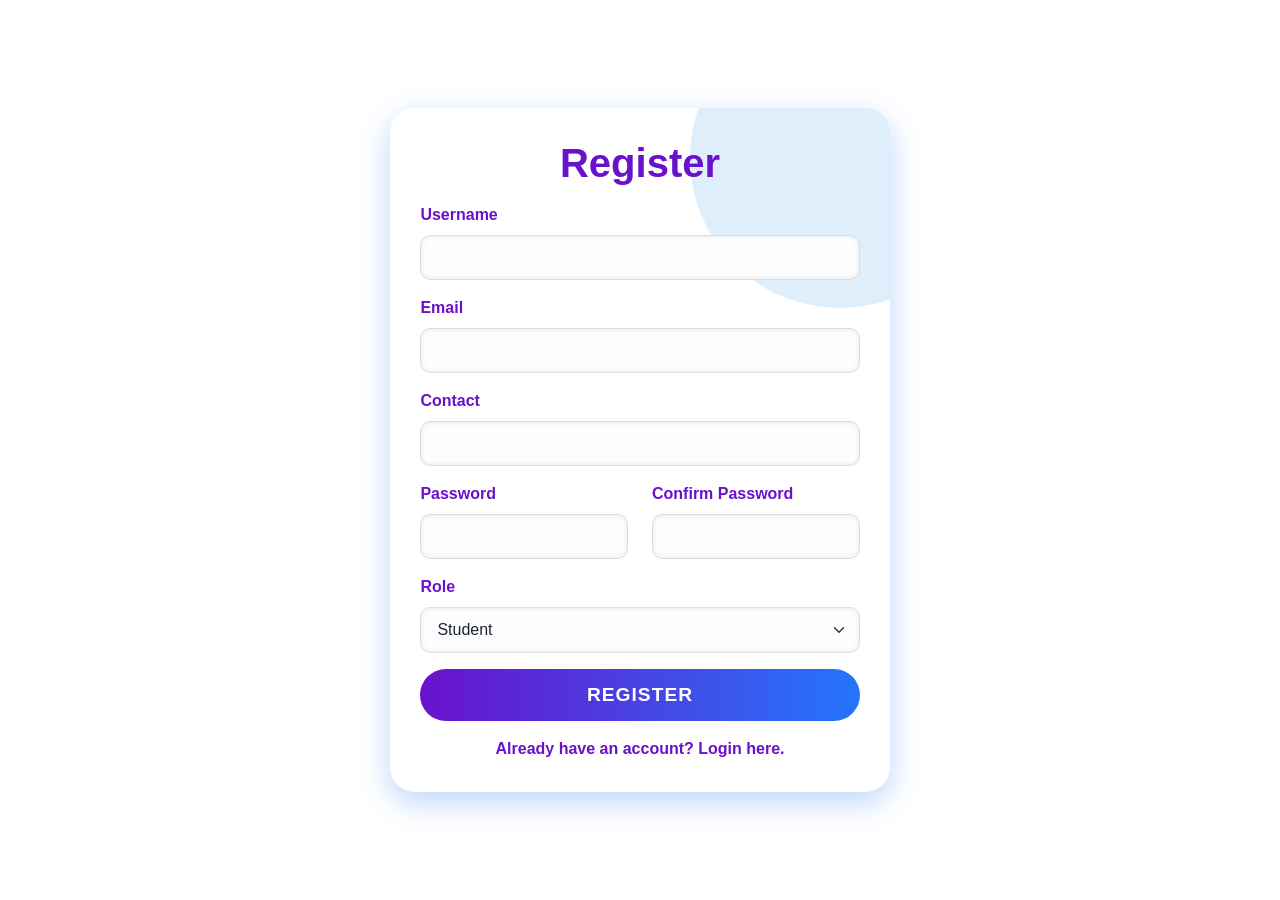
<file: register.html>
<!DOCTYPE html>
<html lang="en">
<head>
    <meta charset="UTF-8">
    <meta name="viewport" content="width=device-width, initial-scale=1.0">
    <link href="https://cdn.jsdelivr.net/npm/bootstrap@5.3.0-alpha1/dist/css/bootstrap.min.css" rel="stylesheet">
    <link rel="stylesheet" href="login.css">
    <title>Register</title>
</head>
<body>
    <div class="container m-3">
        <div class="register-card">
            <h2 class="text-center mb-3">Register</h2>
            <!-- Registration form -->
            <form method="POST" action="" enctype="multipart/form-data">
            <input type="hidden" name="register" value="1">
                <!-- User registration form -->
                <div class="row">
                    <div class="mb-3">
                        <label for="username" class="form-label">Username</label>
                        <input type="text" class="form-control" id="username" name="username"  >
                    </div>
                    <div class="mb-3">
                        <label for="email" class="form-label">Email</label>
                        <input type="email" class="form-control" id="email" name="email"  >
                    </div>
                    <div class="mb-3">
                        <label for="contact" class="form-label">Contact</label>
                        <input type="text" class="form-control" id="contact" name="contact"  >
                    </div>
                    <div class="col-md-6 mb-3">
                        <label for="password" class="form-label">Password</label>
                        <input type="password" class="form-control" id="password" name="password"  >
                    </div>
                    <div class="col-md-6 mb-3">
                        <label for="confirm_password" class="form-label">Confirm Password</label>
                        <input type="password" class="form-control" id="confirm_password" name="confirm_password"  >
                    </div>
                    <div class="mb-3" id="company_name_container" style="display: none;">
                        <label for="company_name" class="form-label">Company Name</label>
                        <input type="text" class="form-control" id="company_name" name="company_name">
                    </div>
                    <div class="mb-3" id="company_address_container" style="display: none;">
                        <label for="company_address" class="form-label">Company Address</label>
                        <input type="text" class="form-control" id="company_address" name="company_address">
                    </div>
                    <div class="mb-3" id="company_website_container" style="display: none;">
                        <label for="company_website" class="form-label">Company Website</label>
                        <input type="url" class="form-control" id="company_website" name="company_website">
                    </div>
                    <div class="mb-3" id="contact_person_container" style="display: none;">
                        <label for="contact_person" class="form-label">Contact Person</label>
                        <input type="text" class="form-control" id="contact_person" name="contact_person">
                    </div>
                    <div class="mb-3" id="company_logo_container" style="display: none;">
            <label for="company_logo" class="form-label">Company Logo</label>
            <input type="file" class="form-control" id="company_logo" name="company_logo" accept="image/*">
        </div>
                    <div class="mb-3">
                        <label for="role" class="form-label">Role</label>
                        <select id="role" name="role" class="form-select"  >
                            <option value="student">Student</option>
                            <option value="company">Company</option>
                        </select>
                    </div>
                    
                    <div class="col-12">
                        <a href="index.html" type="submit" class="btn btn-primary w-100">Register</a>
                        <div class="text-center mt-3">
                            <a href="index.html">Already have an account? Login here.</a>
                        </div>
                    </div>
                </div>
            </form>
        </div>
    </div>
    <script>
        document.getElementById('role').addEventListener('change', function() {
    var companyNameContainer = document.getElementById('company_name_container');
    var companyAddressContainer = document.getElementById('company_address_container');
    var companyWebsiteContainer = document.getElementById('company_website_container');
    var contactPersonContainer = document.getElementById('contact_person_container');
    var companyLogoContainer = document.getElementById('company_logo_container');

    if (this.value === 'company') {
        companyNameContainer.style.display = 'block';
        companyAddressContainer.style.display = 'block';
        companyWebsiteContainer.style.display = 'block';
        contactPersonContainer.style.display = 'block';
        companyLogoContainer.style.display = 'block';  // Show the logo input field
    } else {
        companyNameContainer.style.display = 'none';
        companyAddressContainer.style.display = 'none';
        companyWebsiteContainer.style.display = 'none';
        contactPersonContainer.style.display = 'none';
        companyLogoContainer.style.display = 'none';  // Hide the logo input field
    }
});

    </script>

</body>
</html>
</file>
<file: login.css>
body {
    display: flex;
    justify-content: center;
    align-items: center;
    min-height: 100vh;
    font-family: 'Poppins', sans-serif;
    margin: 0;
}

.register-card {
    max-width: 500px;
    margin: auto;
    padding: 1.9rem;
    border-radius: 25px;
    box-shadow: 0 10px 30px rgba(37, 117, 252, 0.3);
    background: #ffffff;
    position: relative;
    overflow: hidden;
    z-index: 1;
}

.register-card::before {
    content: '';
    position: absolute;
    top: -100px;
    right: -100px;
    width: 300px;
    height: 300px;
    background: rgba(39, 142, 229, 0.15);
    border-radius: 50%;
    z-index: -1;
}

.register-card h2 {
    font-size: 2.5rem;
    margin-bottom: 1.5rem;
    color: #6a11cb;
    text-align: center;
    font-weight: 700;
    position: relative;
    z-index: 1;
}

.register-card .form-label {
    font-weight: 600;
    color: #6a11cb;
    margin-bottom: 0.5rem;
}

.register-card .form-control{
    border-radius: 10px;
    border: 1px solid #ddd;
    padding: 0.6rem 1rem;
    font-size: 1rem;
    transition: all 0.4s ease;
    background-color: #fbfdff;
    box-shadow: inset 0 0 5px rgba(0, 0, 0, 0.1);
}


.register-card .form-select{
    border-radius: 10px;
    border: 1px solid #ddd;
    padding: 0.6rem 1rem;
    font-size: 1rem;
    transition: all 0.4s ease;
    background-color: #fbfdff;
    box-shadow: inset 0 0 5px rgba(0, 0, 0, 0.1);
}

.register-card .form-control:focus {
    border-color: #6a11cb;
    box-shadow: 0 0 10px rgba(106, 17, 203, 0.3);
    background-color: #fff;
}

.register-card .btn-primary {
    background: linear-gradient(to right, #6a11cb, #2575fc);
    border: none;
    padding: 0.75rem;
    border-radius: 30px;
    font-size: 1.2rem;
    color: #fff;
    font-weight: 600;
    text-transform: uppercase;
    letter-spacing: 1px;
    transition: background 0.4s ease;
    cursor: pointer;
}

.register-card .btn-primary:hover {
    background: linear-gradient(to right, #2575fc, #6a11cb);
}

.register-card .text-center a {
    color: #6a11cb;
    text-decoration: none;
    font-weight: 600;
    transition: color 0.3s ease;
}

.register-card .text-center a:hover {
    color: #2575fc;
    text-decoration: underline;
}



.login-card {
    max-width: 500px;
    margin: auto;
    padding: 2rem;
    border-radius: 25px;
    box-shadow: 0 10px 30px rgba(37, 117, 252, 0.3);
    background: #ffffff;
    position: relative;
    overflow: hidden;
    z-index: 1;
}

.login-card::before {
    content: '';
    position: absolute;
    top: -100px;
    right: -100px;
    width: 250px;
    height: 250px;
    background: rgba(39, 142, 229, 0.15);
    border-radius: 50%;
    z-index: -1;
}

.login-card h2 {
    font-size: 2.2rem;
    margin-bottom: 1.5rem;
    color: #6a11cb;
    text-align: center;
    font-weight: 700;
    position: relative;
    z-index: 1;
}

.login-card .form-label {
    font-weight: 600;
    color: #6a11cb;
    margin-bottom: 0.5rem;
}

.login-card .form-control {
    border-radius: 15px;
    border: 1px solid #ddd;
    padding: 0.7rem 1rem;
    font-size: 1rem;
    transition: all 0.4s ease;
    background-color: #fbfdff;
    box-shadow: inset 0 0 5px rgba(0, 0, 0, 0.1);
}



.login-card .form-control:focus {
    border-color: #6a11cb;
    box-shadow: 0 0 10px rgba(106, 17, 203, 0.3);
    background-color: #fff;
}

.login-card .btn-primary {
    background: linear-gradient(to right, #6a11cb, #2575fc);
    border: none;
    padding: 0.75rem;
    border-radius: 30px;
    font-size: 1.2rem;
    color: #fff;
    font-weight: 600;
    text-transform: uppercase;
    letter-spacing: 1px;
    transition: background 0.4s ease;
    cursor: pointer;
}

.login-card .btn-primary:hover {
    background: linear-gradient(to right, #2575fc, #6a11cb);
}

.login-card .text-center a {
    color: #6a11cb;
    text-decoration: none;
    font-weight: 600;
    transition: color 0.3s ease;
}

.login-card .text-center a:hover {
    color: #2575fc;
    text-decoration: underline;
}





.alert {
    border-radius: 10px;
    padding: 1rem;
    margin-bottom: 1.5rem;
    font-size: 1.1rem;
    font-weight: 600;
    text-align: center;
}

.alert-danger {
    background-color: #ffccd5;
    color: #d63384;
    border: 1px solid #ffb3c0;
}

.alert-success {
    background-color: #c3e6cb;
    color: #155724;
    border: 1px solid #b1dfbb;
}
</file>
<file: styles1.css>
/* General Styles */
body {
    background-color: #f9fafc;
    color: #333;
    font-family: 'Poppins', sans-serif;
    margin: 0;
    padding: 0;
    overflow-x: hidden;
}

    /* Custom Navbar Styling */
    .navbar {
        background-color: #0066cc;
    }

    .navbar-brand {
        font-size: 24px;
        font-weight: bold;
    }

    .nav-link {
        color: white !important;
        font-size: 16px;
        padding: 10px 15px;
    }

    /* Custom Dropdown Styling */
    .nav-item.dropdown {
        position: relative;
    }

    .custom-dropdown {
        display: none;
        position: absolute;
        top: 100%;
        right: 0;
        background-color: white; /* Set dropdown background to white */
        border-radius: 10px;
        box-shadow: 0 4px 12px rgba(0, 0, 0, 0.15);
        opacity: 0;
        visibility: hidden;
        transform: translateY(15px);
        transition: opacity 0.3s ease, transform 0.3s ease;
        width: auto;
        min-width: 200px; /* Minimum width for the dropdown */
        max-width: 300px; /* Max width for larger text to fit */
        z-index: 1050;
    }

    .nav-item:hover .custom-dropdown {
        display: block;
        opacity: 1;
        visibility: visible;
        transform: translateY(0);
    }

    .custom-dropdown .dropdown-item {
        color: #333; /* Text color for dropdown items */
        padding: 12px 20px;
        font-size: 15px;
        border-bottom: 1px solid #f1f1f1;
        transition: background-color 0.3s ease, color 0.3s ease;
        white-space: nowrap; /* Prevents text wrapping inside the dropdown */
        overflow: hidden; /* Hides overflow text */
        text-overflow: ellipsis; /* Add ellipsis (...) if the text overflows */
    }
    .custom-dropdown .dropdown-item:hover {
        background-color: #0056b3;
        color: white;
    }
    .custom-dropdown .dropdown-item:last-child {
        border-bottom: none;
    }


    .custom-dropdown .dropdown-item i {
        margin-right: 10px;
    }

    

    .dropdown-menu a {
        padding: 15px;
        font-weight: 500;
        border-radius: 8px;
        transition: background-color 0.2s ease;
    }

    

    /* Responsive Design for smaller screens */
    @media (max-width: 768px) {
        .custom-dropdown {
            position: relative;
            top: 0;
            right: auto;
            box-shadow: none;
            border-radius: 0;
        }
    }

/* Search Bar */
.search-bar {
    max-width: 1000px;
    margin: 20px auto;
    background: #ffffff;
    padding: 20px;
    border-radius: 15px;
    box-shadow: 0 6px 12px rgba(0, 0, 0, 0.1);
}

h2 {
    color: #0066cc;
    font-size: 2rem;
}
h3 {
    color: #0066cc;
    font-size: 1.8rem;
}
.search-bar input {
    border-radius: 20px;
    border: 2px solid #cccccc;
    padding: 20px 15px;
    width: 70%;
    font-size: 1rem;
    transition: all 0.3s ease;
}

.search-bar input:focus {
    border-color: #0066cc;
    outline: none;
    box-shadow: 0 4px 10px rgba(0, 102, 204, 0.2);
}

.search-bar button {
    border-radius: 20px;
    padding: 0px 20px;
    background-color: #0066cc;
    color: #ffffff;
    font-size: 1.1rem;
    border: none;
    transition: all 0.3s ease;
}

.search-bar button:hover {
    background-color: #004d99;
}

/* Card Styles */
.card {
    border: 1px solid #e6e6e6;
    border-radius: 15px;
    box-shadow: 0 8px 15px rgba(0, 0, 0, 0.1);
    background: #ffffff;
    overflow: hidden;
    transition: transform 0.3s ease, box-shadow 0.3s ease;
}

.card:hover {
    box-shadow: 0 10px 20px rgba(0, 0, 0, 0.20);
}

.card-title {
    font-size: 1.4rem;
    font-weight: bold;
    color: #004d99;
}

.card-text {
    color: #666; /* Subtle text color for values */
    text-align: justify; /* Justify the text */
}


.btn-primary {
    background-color: #0066cc;
    border: none;
    border-radius: 20px;
    padding: 10px 20px;
    color: #ffffff;
}



.btn-primary:hover {
    background-color: #004d99;
}

/* Footer */
footer {
    background-color: #0066cc;
    color: #ffffff;
    padding: 20px 0;
    text-align: center;
    font-size: 1.1rem;
    border-radius: 10px 10px 0 0;
}


/* Vacancy List Section */
.vacancy-list {
    display: flex;
    flex-wrap: wrap;
    gap: 20px;
    justify-content: space-between;
}

.vacancy-list .vacancy-card {
    flex: 1 1 calc(33% - 20px);
    min-width: 300px;
}
</file>
